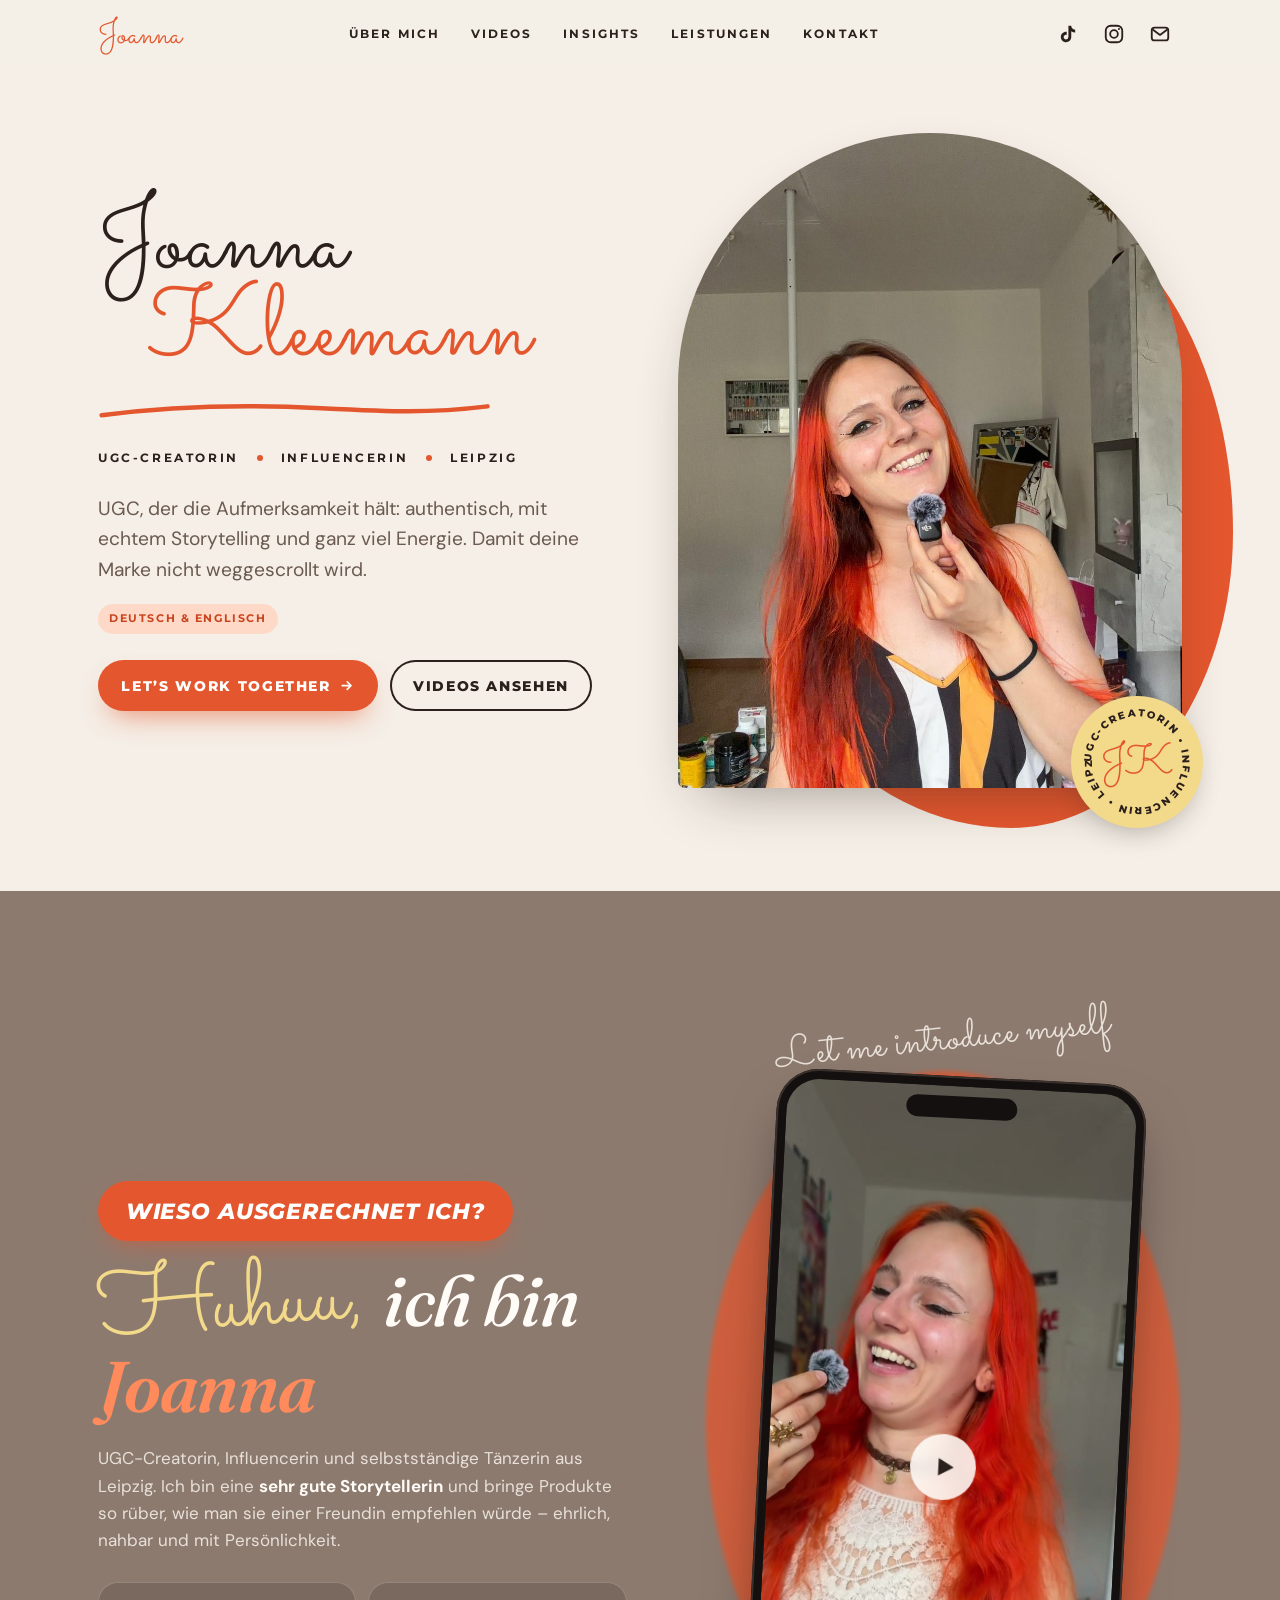
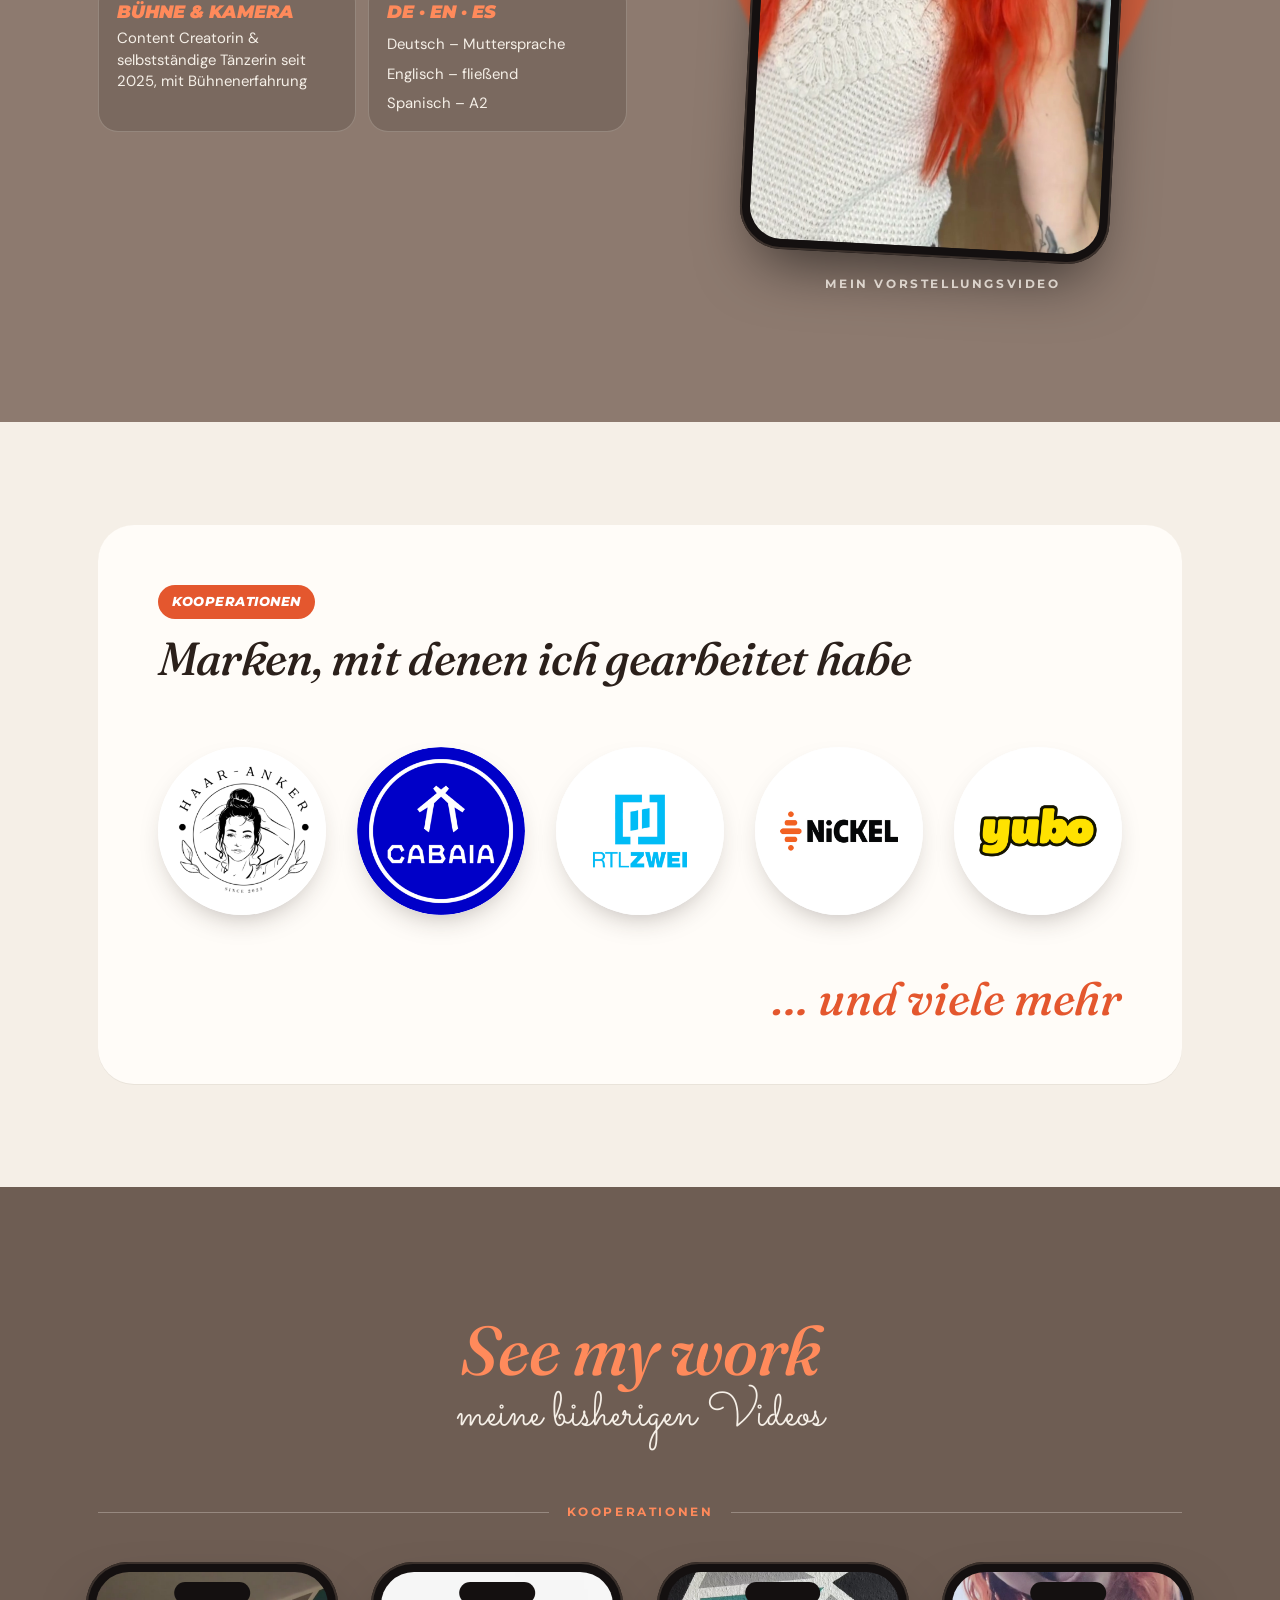
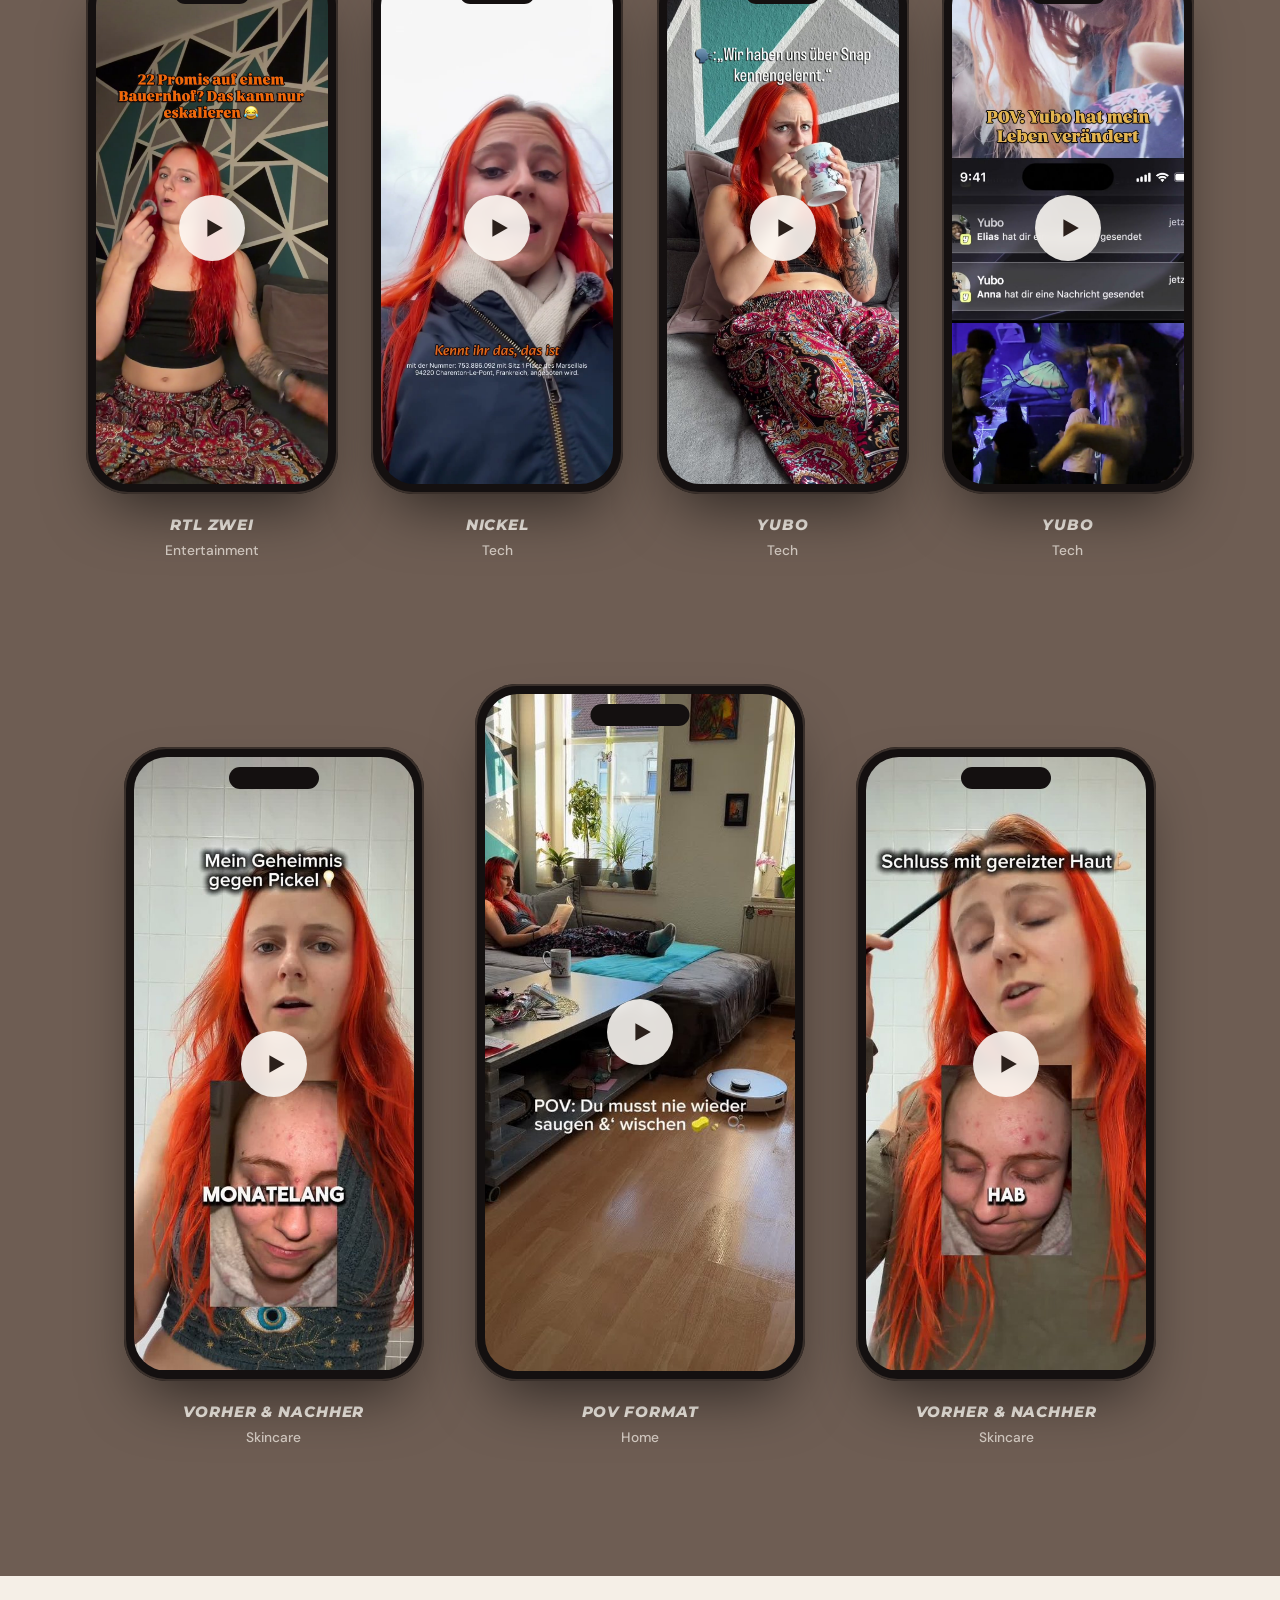
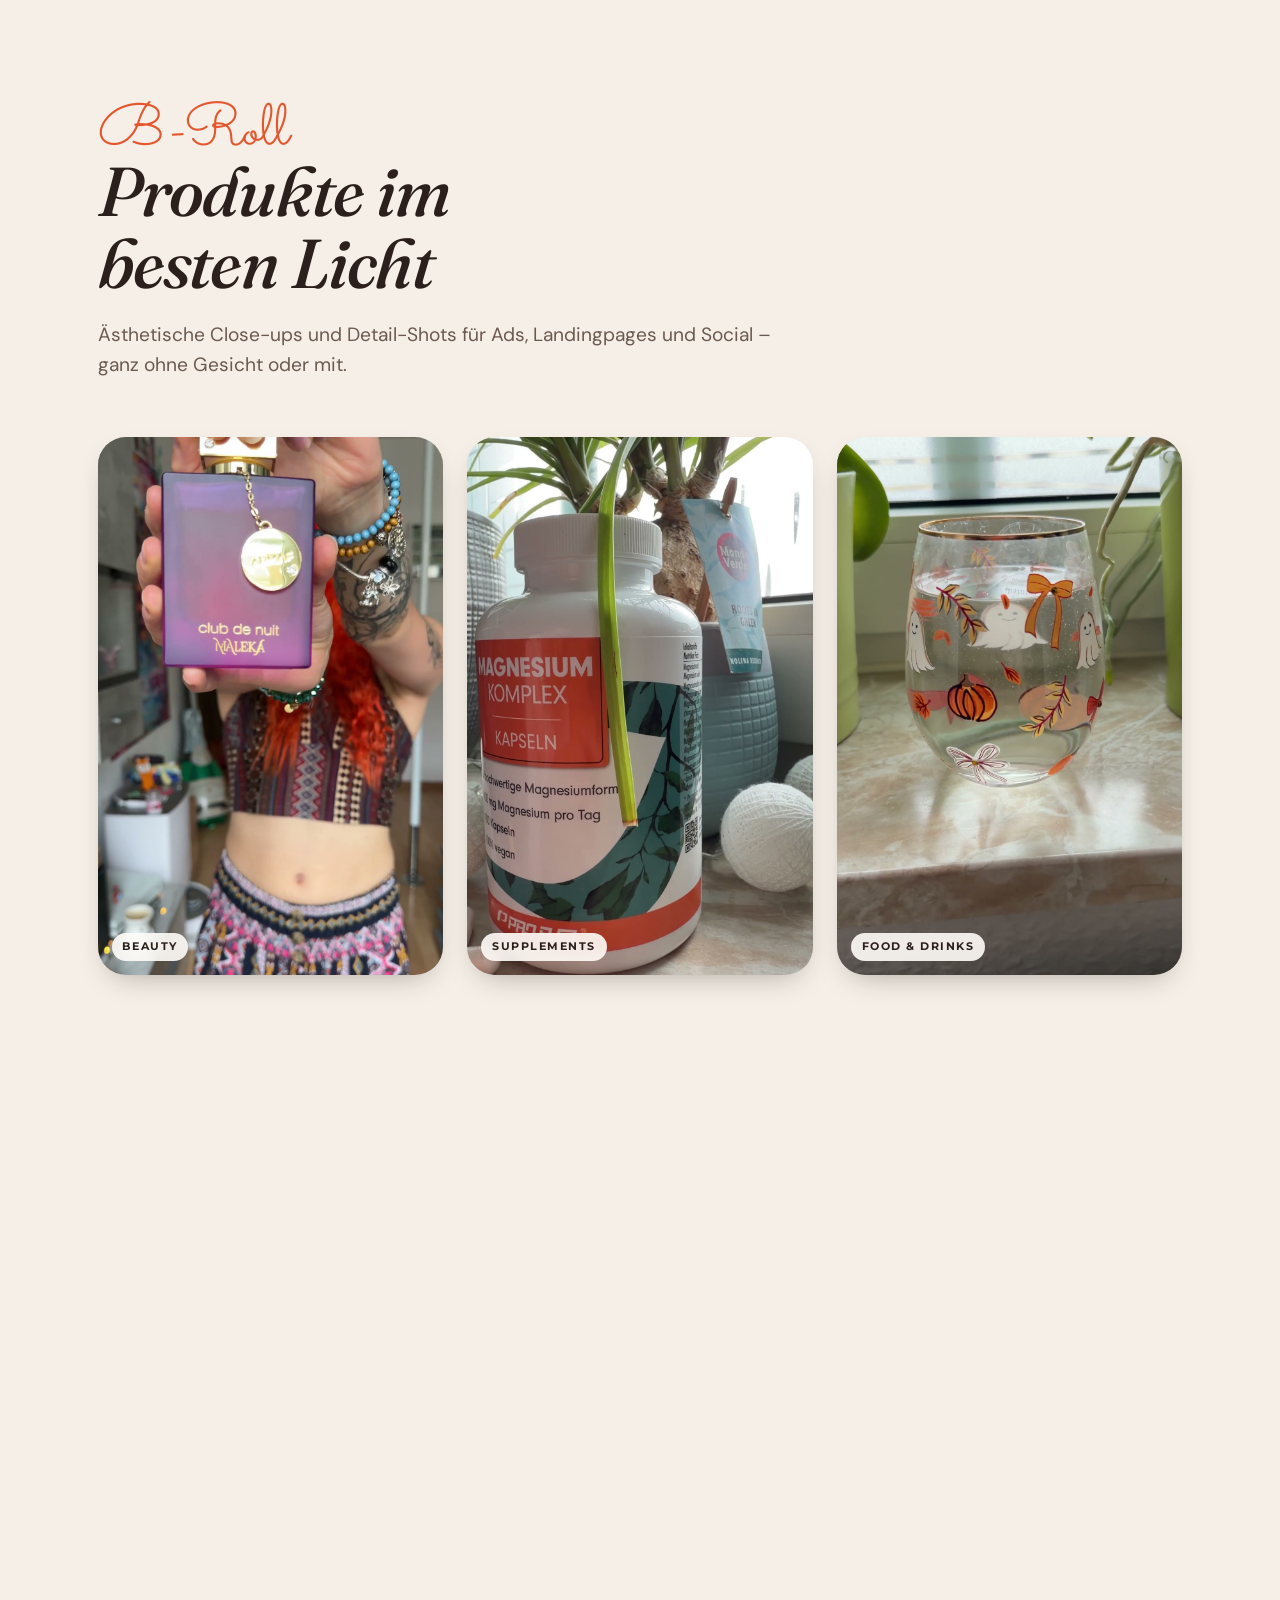
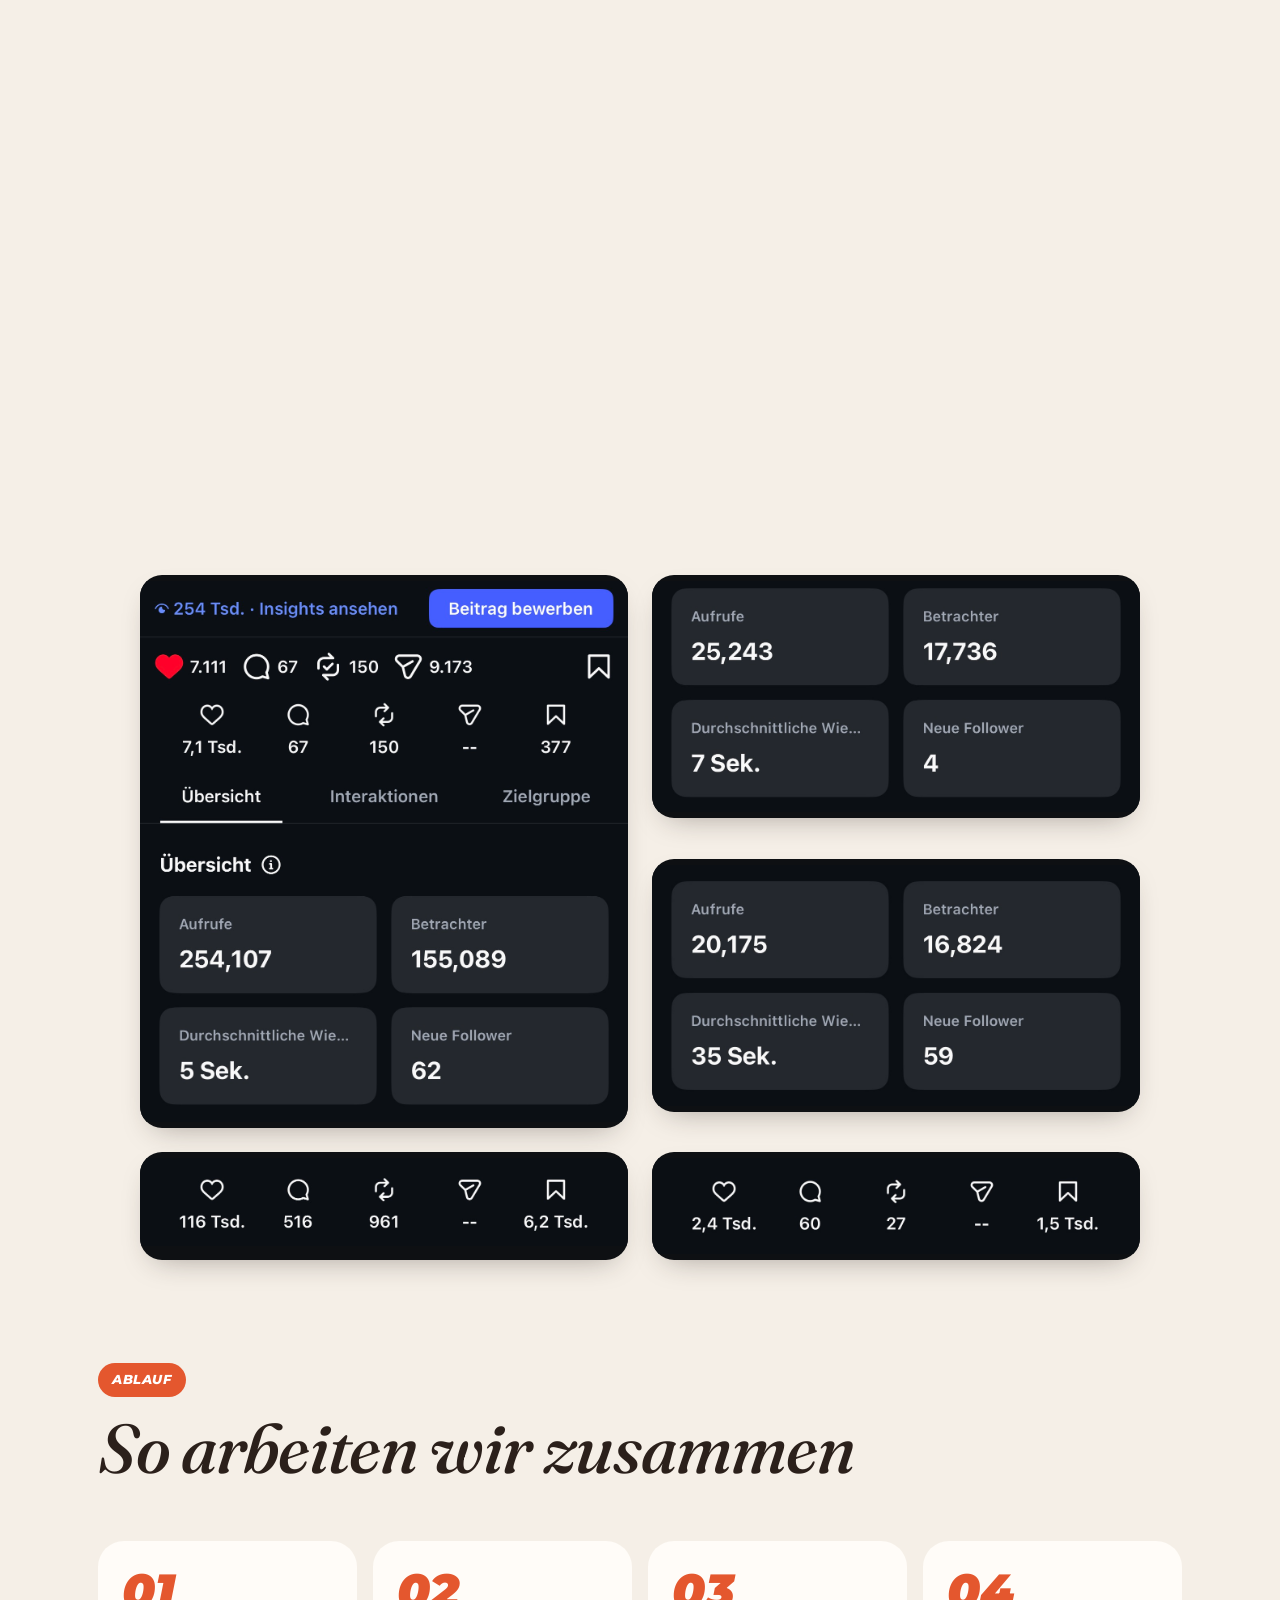
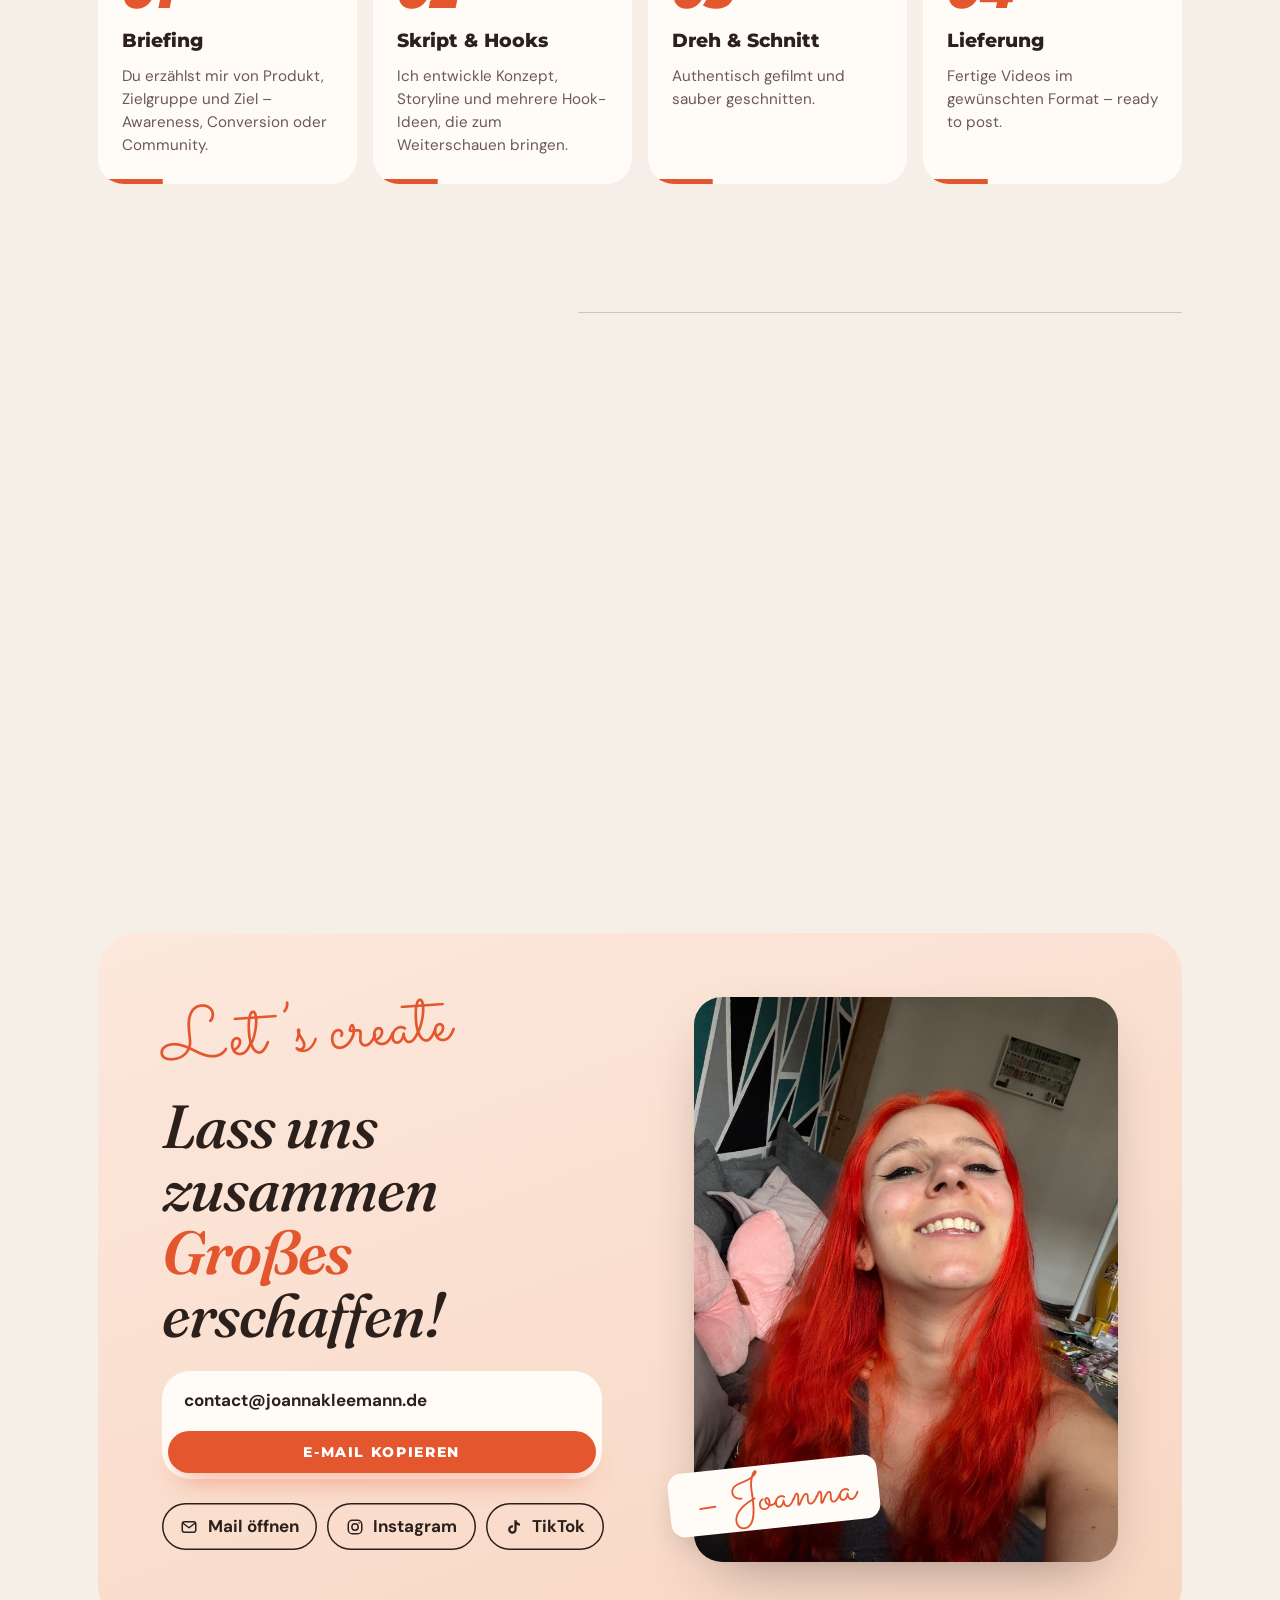
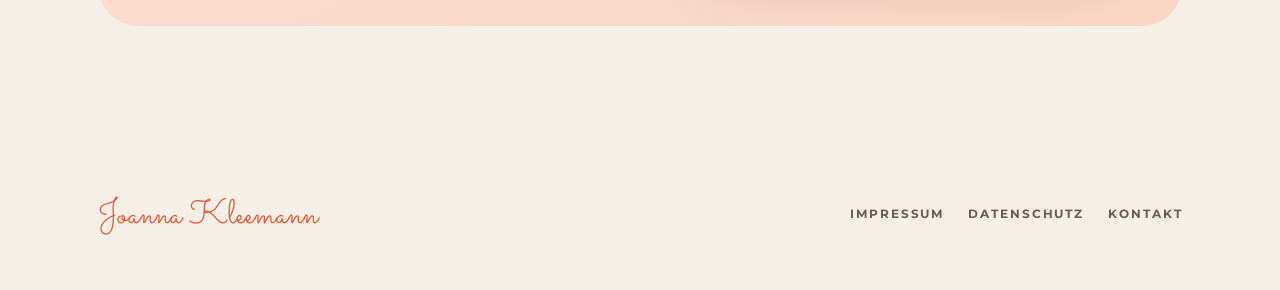
<file: index.html>
<!doctype html>
<html lang="de"><head><meta charset="utf-8"><meta name="viewport" content="width=device-width,initial-scale=1,viewport-fit=cover">
<meta name="robots" content="index, follow">
<meta name="description" content="Joanna Kleemann – UGC-Creatorin & Influencerin aus Leipzig. Authentischer Content mit echtem Storytelling für Marken: Kooperationen, UGC-Videos, B-Roll und Insights.">
<meta name="theme-color" content="#E4572E">
<title>Joanna Kleemann · UGC-Creatorin &amp; Influencerin aus Leipzig</title>
<link rel="canonical" href="https://joannakleemann.de/">
<link rel="icon" href="/favicon.ico" sizes="48x48">
<link rel="icon" type="image/png" sizes="48x48" href="/img/icon-48.png">
<link rel="icon" type="image/png" sizes="96x96" href="/img/icon-96.png">
<link rel="icon" type="image/png" sizes="144x144" href="/img/icon-144.png">
<link rel="icon" type="image/png" sizes="192x192" href="/img/icon-192.png">
<link rel="apple-touch-icon" href="/img/apple-touch-icon.png">
<meta property="og:type" content="website">
<meta property="og:locale" content="de_DE">
<meta property="og:site_name" content="Joanna Kleemann">
<meta property="og:title" content="Joanna Kleemann · UGC-Creatorin & Influencerin">
<meta property="og:description" content="Authentischer UGC mit echtem Storytelling – aus Leipzig, auf Deutsch & Englisch.">
<meta property="og:url" content="https://joannakleemann.de/">
<meta property="og:image" content="https://joannakleemann.de/img/og-image.jpg">
<meta property="og:image:width" content="1200">
<meta property="og:image:height" content="630">
<meta name="twitter:card" content="summary_large_image">
<link rel="stylesheet" href="fonts/fonts.css">
<link rel="preload" as="image" href="img/hero.jpg" fetchpriority="high">
<script type="application/ld+json">
{
 "@context": "https://schema.org",
 "@graph": [
  {
   "@type": "Person",
   "@id": "https://joannakleemann.de/#person",
   "name": "Joanna Kleemann",
   "url": "https://joannakleemann.de/",
   "image": "https://joannakleemann.de/img/hero.jpg",
   "jobTitle": "UGC-Creatorin und Influencerin",
   "description": "UGC-Creatorin und Influencerin aus Leipzig – authentischer Content mit echtem Storytelling für Marken.",
   "email": "mailto:contact@joannakleemann.de",
   "address": {
    "@type": "PostalAddress",
    "addressLocality": "Leipzig",
    "addressCountry": "DE"
   },
   "knowsLanguage": [
    "de",
    "en",
    "es"
   ],
   "knowsAbout": [
    "User Generated Content",
    "UGC-Videos",
    "Social Media Content",
    "Storytelling",
    "Instagram Reels",
    "TikTok",
    "Produktvideos",
    "B-Roll"
   ],
   "sameAs": [
    "https://www.instagram.com/joanna_kleemann",
    "https://www.tiktok.com/@joanna_kleemann"
   ]
  },
  {
   "@type": "WebSite",
   "@id": "https://joannakleemann.de/#website",
   "url": "https://joannakleemann.de/",
   "name": "Joanna Kleemann",
   "inLanguage": "de-DE",
   "publisher": {
    "@id": "https://joannakleemann.de/#person"
   }
  },
  {
   "@type": "ProfilePage",
   "@id": "https://joannakleemann.de/#profile",
   "url": "https://joannakleemann.de/",
   "name": "Joanna Kleemann · UGC-Creatorin & Influencerin aus Leipzig",
   "inLanguage": "de-DE",
   "isPartOf": {
    "@id": "https://joannakleemann.de/#website"
   },
   "mainEntity": {
    "@id": "https://joannakleemann.de/#person"
   }
  }
 ]
}
</script>
<style>
/* Editorial-warm: Creme, Taupe, Salbei und Butter wie ein Moodboard –
   Joannas Haarfarbe (Flamme) ist der einzige laute Akzent. */
:root{
  --cream:#F5EFE7;
  --sand:#EAE0D4;
  --paper:#FFFCF8;
  --taupe:#8D7A6F;
  --taupe-d:#6E5D53;
  --espresso:#2B201B;
  --ink:#2B201B;
  --ink-soft:#6B5A50;
  --sage:#AEBBA0;
  --sage-d:#8E9C80;
  --butter:#F3D98A;
  --flame:#E4572E;
  --flame-d:#C9441E;
  --flame-l:#FF8A5B;
  --peach:#FFD9C7;

  --f-script:"Sacramento","Segoe Script","Brush Script MT",cursive;
  --f-head:"Montserrat",system-ui,"Segoe UI",sans-serif;
  --f-serif:"Fraunces",Georgia,"Times New Roman",serif;
  --f-body:"DM Sans",system-ui,-apple-system,"Segoe UI",sans-serif;

  --r-lg:28px;
  --shadow:0 24px 60px -24px rgba(43,32,27,.45);
  --shadow-sm:0 12px 30px -14px rgba(43,32,27,.4);
  --gutter:max(16px,4.5vw);
  color-scheme:light;
}
*{box-sizing:border-box}
html{scroll-behavior:smooth;overflow-x:clip}
body{margin:0;background:var(--cream);color:var(--ink);font-family:var(--f-body);font-size:17px;line-height:1.6;overflow-x:clip;-webkit-font-smoothing:antialiased}
img,video{display:block;max-width:100%}
img{height:auto}
h1,h2,h3,p,figure{margin:0}
ul{margin:0;padding:0;list-style:none}
a{color:inherit}
:focus-visible{outline:3px solid var(--flame);outline-offset:3px;border-radius:6px}
.wrap{max-width:1200px;margin-inline:auto;padding-inline:var(--gutter)}
section{padding-block:clamp(72px,10vw,128px)}

/* ---------- Typo-Bausteine ---------- */
.head{
  font-family:var(--f-serif);font-weight:500;font-style:italic;
  font-size:clamp(2.4rem,5.4vw,4.4rem);line-height:1.04;letter-spacing:-.015em;text-wrap:balance;
}
.head span{font-weight:600}
.head-xl{font-size:clamp(3.4rem,8vw,6rem);line-height:.95}
.script{font-family:var(--f-script);font-weight:400;line-height:1;text-transform:none;letter-spacing:0}
.label{
  font-family:var(--f-head);font-weight:700;font-size:.74rem;letter-spacing:.22em;text-transform:uppercase;
}
.tag{
  display:inline-flex;align-items:center;gap:.5em;background:var(--flame);color:#fff;
  font-family:var(--f-head);font-weight:800;font-style:italic;font-size:.82rem;letter-spacing:.04em;text-transform:uppercase;
  padding:.5em 1.1em;border-radius:999px;width:fit-content;max-width:100%;
}
.lead{font-size:clamp(1.05rem,1.5vw,1.2rem);color:var(--ink-soft);max-width:52ch}

.btn{
  display:inline-flex;align-items:center;justify-content:center;gap:.6em;
  font-family:var(--f-head);font-weight:800;font-size:.86rem;letter-spacing:.12em;text-transform:uppercase;
  padding:1.05em 1.7em;border-radius:999px;text-decoration:none;cursor:pointer;border:0;
  transition:transform .25s ease,background .25s ease,color .25s ease,box-shadow .25s ease;
}
.btn svg{width:1.1em;height:1.1em}
.btn-fill{background:var(--flame);color:#fff;box-shadow:0 14px 28px -12px rgba(228,87,46,.7)}
.btn-fill:hover{background:var(--flame-d);transform:translateY(-2px)}
.btn-line{background:transparent;color:var(--ink);box-shadow:inset 0 0 0 2px currentColor}
.btn-line:hover{background:var(--espresso);color:var(--cream);box-shadow:inset 0 0 0 2px var(--espresso)}

.ico-link{
  width:44px;height:44px;border-radius:50%;display:grid;place-items:center;
  color:var(--ink);text-decoration:none;transition:background .25s,color .25s,transform .25s;
}
.ico-link:hover{background:var(--espresso);color:var(--cream);transform:translateY(-2px)}
.ico-link svg{width:22px;height:22px}

/* ---------- Nav ---------- */
.nav{
  position:sticky;top:0;z-index:30;
  background:color-mix(in srgb,var(--cream) 82%,transparent);
  backdrop-filter:blur(14px);-webkit-backdrop-filter:blur(14px);
  border-bottom:1px solid transparent;transition:border-color .3s;
}
.nav.scrolled{border-bottom-color:rgba(43,32,27,.1)}
.nav-in{display:flex;align-items:center;justify-content:space-between;gap:16px;height:68px}
.brand{font-family:var(--f-script);font-size:2.1rem;color:var(--flame);text-decoration:none;line-height:1;padding-top:6px}
.nav-links{display:flex;gap:clamp(18px,2.4vw,34px)}
.nav-links a{font-family:var(--f-head);font-weight:700;font-size:.74rem;letter-spacing:.18em;text-transform:uppercase;text-decoration:none;position:relative;padding-block:6px}
.nav-links a::after{content:"";position:absolute;left:0;right:100%;bottom:0;height:2px;background:var(--flame);transition:right .3s ease}
.nav-links a:hover::after{right:0}
.nav-social{display:flex;gap:2px}

/* ---------- Hero ---------- */
.hero{padding-block:clamp(28px,5vw,64px) clamp(64px,8vw,104px)}
.hero-grid{display:grid;grid-template-columns:1fr 1fr;gap:clamp(36px,6vw,88px);align-items:center}
.hero-copy{display:flex;flex-direction:column;gap:26px;min-width:0}
.hello{font-family:var(--f-head);font-weight:900;font-style:italic;text-transform:uppercase;color:var(--taupe);font-size:clamp(1.3rem,2.6vw,2rem);letter-spacing:.02em}
.hero-copy{container-type:inline-size}
.name{position:relative;font-size:clamp(4rem,8vw,7.4rem);font-size:clamp(3.6rem,20cqi,7.6rem);line-height:.86;color:var(--espresso);margin-top:-6px}
.name span{display:block}
.name span:last-child{padding-left:.5em;color:var(--flame)}
.swash{display:block;width:min(78%,440px);height:auto;color:var(--flame);margin-top:-2px}
.role{display:flex;flex-wrap:wrap;gap:10px 18px;align-items:center}
.role .label{color:var(--ink)}
.role i{width:6px;height:6px;border-radius:50%;background:var(--flame)}
.cta-row{display:flex;flex-wrap:wrap;gap:12px}

.stats{display:grid;grid-template-columns:repeat(4,minmax(0,1fr));gap:0;border-top:1px solid rgba(43,32,27,.18);padding-top:22px;margin-top:6px}
.stats li{padding-right:12px;min-width:0}
.stats li + li{padding-left:16px;border-left:1px solid rgba(43,32,27,.18)}
.stats b{display:block;font-family:var(--f-head);font-weight:900;font-style:italic;font-size:clamp(1.25rem,2vw,1.6rem);line-height:1.1;font-variant-numeric:tabular-nums;white-space:nowrap}
.stats small{display:block;font-size:.8rem;line-height:1.35;color:var(--ink-soft);margin-top:4px}
.stats a{text-decoration:none}
.stats a:hover b{color:var(--flame)}

.hero-visual{position:relative;justify-self:center;width:min(100%,560px)}
.blob{position:absolute;inset:8% -10% -6% 10%;background:var(--flame);border-radius:52% 48% 44% 56%/ 46% 54% 46% 54%;animation:morph 14s ease-in-out infinite}
@keyframes morph{50%{border-radius:42% 58% 56% 44%/56% 42% 58% 44%}}
.portrait{position:relative;aspect-ratio:4/5.2;border-radius:999px 999px var(--r-lg) var(--r-lg);overflow:hidden;box-shadow:var(--shadow)}
.portrait img{width:100%;height:100%;object-fit:cover;object-position:50% 30%}
.float{
  position:absolute;z-index:2;background:var(--paper);border-radius:18px;box-shadow:var(--shadow-sm);
  padding:12px 16px;display:flex;align-items:center;gap:12px;animation:bob 6s ease-in-out infinite;
}
.float b{display:block;font-family:var(--f-head);font-weight:900;font-style:italic;font-size:1.3rem;line-height:1}
.float small{display:block;font-size:.72rem;letter-spacing:.12em;text-transform:uppercase;color:var(--ink-soft);font-weight:700;margin-top:3px}
.float .dot{width:38px;height:38px;border-radius:50%;display:grid;place-items:center;flex:none}
.float .dot svg{width:20px;height:20px}
.float.f1{left:-12%;top:46%}
.float.f1 .dot{background:linear-gradient(45deg,#F9A13A,#E4405F 45%,#B23AA8 75%,#6A4BD1);color:#fff}
.float.f2{right:-9%;top:12%;animation-delay:-3s}
.float.f2 .dot{background:var(--espresso);color:#fff}
.float b{color:var(--flame)}
@keyframes bob{50%{transform:translateY(-10px)}}
.ring{position:absolute;z-index:2;right:-4%;bottom:-6%;width:132px;height:132px;border-radius:50%;background:var(--butter);display:grid;place-items:center;box-shadow:var(--shadow-sm)}
.ring svg{position:absolute;inset:8px;width:calc(100% - 16px);height:calc(100% - 16px);animation:spin 18s linear infinite}
.ring text{font-family:var(--f-head);font-weight:800;font-size:10.5px;letter-spacing:.2em;fill:var(--espresso)}
.ring .core{font-family:var(--f-script);font-size:2.6rem;line-height:1;color:var(--flame);padding-top:6px}
@keyframes spin{to{transform:rotate(360deg)}}


/* ---------- Über mich ---------- */
.about{background:var(--taupe);color:var(--cream);position:relative;overflow:hidden}
.about-grid{display:grid;grid-template-columns:1.05fr .95fr;gap:clamp(40px,6vw,96px);align-items:center}
.about-copy{display:flex;flex-direction:column;gap:22px;min-width:0}
.about .head span{color:var(--flame-l)}
.hello-head{font-family:var(--f-serif);font-weight:500;font-style:italic;font-size:clamp(2.6rem,5.6vw,4.6rem);line-height:1.02;letter-spacing:-.01em;color:var(--paper)}
.hello-head .hh{font-family:var(--f-script);font-style:normal;font-weight:400;font-size:1.35em;color:var(--butter);display:inline-block;transform:rotate(-4deg);margin-right:.08em;line-height:.9}
.hello-head .jo{color:var(--flame-l);font-weight:600}
.tag-xl{font-size:clamp(1.05rem,1.8vw,1.35rem);padding:.6em 1.3em;box-shadow:0 10px 24px -10px rgba(228,87,46,.7)}
.about p{color:color-mix(in srgb,var(--cream) 88%,transparent);max-width:54ch}
.about strong{color:var(--paper)}
.facts{display:grid;grid-template-columns:repeat(2,minmax(0,1fr));gap:12px;margin-top:6px}
.fact{background:color-mix(in srgb,var(--espresso) 18%,transparent);border:1px solid color-mix(in srgb,var(--cream) 22%,transparent);border-radius:20px;padding:18px 18px 16px;transition:background .3s,transform .3s}
.fact:hover{background:color-mix(in srgb,var(--espresso) 30%,transparent);transform:translateY(-3px)}
.fact b{display:block;font-family:var(--f-head);font-weight:900;font-style:italic;text-transform:uppercase;font-size:1.15rem;color:var(--flame-l);line-height:1.15}
.fact span{display:block;font-size:.93rem;line-height:1.45;margin-top:6px;color:var(--cream)}
.intro-phone{position:relative;justify-self:center;width:min(100%,370px);display:flex;flex-direction:column;align-items:center;gap:18px}
.intro-phone .phone{transform:rotate(3deg)}
.intro-phone .phone:hover,.intro-phone .phone.playing{transform:rotate(0) translateY(-8px)}
.intro-phone::before{content:"";position:absolute;inset:6% -14% 14% -14%;border-radius:50%;background:var(--flame);opacity:.75;filter:blur(2px)}
.intro-phone > *{position:relative}
.intro{font-size:clamp(2.2rem,3.4vw,2.9rem);color:var(--flame-l);transform:rotate(-6deg);white-space:nowrap;margin-bottom:-4px}
.intro-phone figcaption{color:color-mix(in srgb,var(--cream) 80%,transparent)}

.langs{display:flex;flex-wrap:wrap;gap:8px;margin-top:-8px}
.langs span{font-family:var(--f-head);font-weight:700;font-size:.7rem;letter-spacing:.14em;text-transform:uppercase;background:var(--peach);color:var(--flame-d);padding:.55em 1em;border-radius:999px}

/* ---------- Marken ---------- */
.brands{padding-block:clamp(64px,8vw,104px)}
.brands-box{display:grid;grid-template-columns:1fr;gap:clamp(28px,5vw,64px);align-items:center;background:var(--paper);border-radius:36px;padding:clamp(28px,5vw,60px);box-shadow:0 1px 0 rgba(43,32,27,.06)}
.brands-copy{display:flex;flex-direction:column;gap:16px;align-items:flex-start;min-width:0}
.brands .head{font-size:clamp(1.8rem,3.8vw,2.9rem)}
.logos{display:grid;grid-template-columns:repeat(5,minmax(0,1fr));gap:clamp(14px,2.4vw,32px)}
.logo{display:flex;flex-direction:column;align-items:center;gap:12px}
.logo .circ{background:#fff;width:min(100%,170px);aspect-ratio:1;border-radius:50%;overflow:hidden;box-shadow:var(--shadow-sm);transition:transform .35s cubic-bezier(.3,1.5,.5,1)}
.logo:hover .circ{transform:scale(1.06) rotate(-4deg)}
.more-text{font-family:var(--f-serif);font-style:italic;font-weight:500;font-size:clamp(1.8rem,3.8vw,2.9rem);line-height:1.1;color:var(--flame);justify-self:end;margin-top:-6px}
.logo.more .circ{background:var(--flame);display:grid;place-items:center;text-align:center;box-shadow:none}
.logo.more span{font-family:var(--f-serif);font-style:italic;font-weight:600;font-size:clamp(1.05rem,1.8vw,1.45rem);line-height:1.1;color:#fff}
.langs-list{display:flex!important;flex-direction:column;gap:2px}
.logo .circ img{width:100%;height:100%;object-fit:cover}
.logo small{font-family:var(--f-head);font-weight:700;font-size:.68rem;letter-spacing:.16em;text-transform:uppercase;color:var(--ink-soft)}


/* ---------- Ablauf ---------- */
.process{padding-bottom:0;padding-top:clamp(40px,5vw,64px)}
.stats-sec{padding-bottom:clamp(24px,3vw,40px)}
.process-head{display:flex;flex-direction:column;gap:16px;margin-bottom:clamp(32px,5vw,56px)}
.steps{display:grid;grid-template-columns:repeat(4,minmax(0,1fr));gap:16px;margin:0;padding:0;list-style:none}
.step{position:relative;background:var(--paper);border-radius:26px;padding:26px 24px 28px;display:flex;flex-direction:column;gap:10px;overflow:hidden;transition:transform .3s,box-shadow .3s}
.step:hover{transform:translateY(-4px);box-shadow:var(--shadow-sm)}
.step::after{content:"";position:absolute;left:0;right:0;bottom:0;height:5px;background:var(--flame);transform:scaleX(.25);transform-origin:left;transition:transform .4s ease}
.step:hover::after{transform:scaleX(1)}
.step .no{font-family:var(--f-head);font-weight:900;font-style:italic;font-size:3rem;line-height:1;color:var(--flame)}
.step h3{font-family:var(--f-head);font-weight:800;font-size:1.2rem}
.step p{color:var(--ink-soft);font-size:.95rem;line-height:1.5}

/* ---------- Videos ---------- */
.work{background:var(--taupe-d);color:var(--cream);text-align:center;position:relative;overflow:hidden}
.work .head{color:var(--flame-l)}
.work .sub{font-family:var(--f-script);font-size:clamp(2.2rem,4vw,3rem);color:var(--cream);margin-top:4px}
.phones{display:flex;justify-content:center;align-items:flex-end;gap:clamp(18px,4vw,56px);margin-top:clamp(40px,6vw,64px)}
.vid{display:flex;flex-direction:column;align-items:center;gap:20px;width:clamp(220px,26vw,300px);flex:none}
.vid.mid{width:clamp(240px,29vw,330px)}
.phone{
  position:relative;width:100%;aspect-ratio:9/19;border-radius:42px;padding:10px;background:#141010;
  box-shadow:0 30px 60px -20px rgba(0,0,0,.6),inset 0 0 0 2px #3a302b;cursor:pointer;
  transition:transform .45s cubic-bezier(.3,1.4,.5,1);
}
.phone::before{content:"";position:absolute;z-index:3;top:20px;left:50%;transform:translateX(-50%);width:30%;height:22px;border-radius:999px;background:#141010}
.phone .screen{position:relative;height:100%;border-radius:33px;overflow:hidden;background:#000}
.phone video{width:100%;height:100%;object-fit:cover}
.vid:hover .phone,.phone.playing{transform:translateY(-10px)}
.play{
  position:absolute;z-index:4;left:50%;top:50%;transform:translate(-50%,-50%);width:66px;height:66px;border-radius:50%;
  border:0;padding:0;cursor:pointer;display:grid;place-items:center;
  background:rgba(255,252,248,.88);backdrop-filter:blur(6px);-webkit-backdrop-filter:blur(6px);
  transition:transform .25s,opacity .3s,background .25s;
}
.play:hover{transform:translate(-50%,-50%) scale(1.08);background:var(--butter)}
.play svg{width:22px;height:22px}
.play .i-play{margin-left:4px}
.play .i-pause,.phone.playing .play .i-play{display:none}
.phone.playing .play .i-pause{display:block}
.phone.playing .play{opacity:0}
.phone.playing:hover .play{opacity:1}
.vid figcaption{font-family:var(--f-head);font-weight:800;font-style:italic;text-transform:uppercase;letter-spacing:.06em;font-size:.92rem}
.vid figcaption small{display:block;font-family:var(--f-body);font-style:normal;font-weight:500;text-transform:none;letter-spacing:0;font-size:.86rem;color:color-mix(in srgb,var(--cream) 75%,transparent);margin-top:2px}
.sound{margin-top:clamp(32px,5vw,48px);color:color-mix(in srgb,var(--cream) 75%,transparent)}
.group{display:flex;align-items:center;gap:18px;margin-top:clamp(40px,6vw,64px);color:var(--flame-l)}
.group::before,.group::after{content:"";flex:1;height:1px;background:color-mix(in srgb,var(--cream) 30%,transparent)}
.group + .phones{margin-top:clamp(24px,4vw,40px)}
.phones.four{gap:clamp(16px,2.6vw,36px)}
.phones.four .vid{width:clamp(200px,22vw,252px)}

/* ---------- B-Roll ---------- */
.broll-head{display:flex;flex-wrap:wrap;align-items:flex-end;justify-content:space-between;gap:20px 40px;margin-bottom:clamp(32px,5vw,56px)}
.broll-head .script{font-size:clamp(2.6rem,5vw,3.6rem);color:var(--flame);display:block;margin-bottom:-6px}
.broll-head .head{max-width:14ch}
.clips{display:grid;grid-template-columns:repeat(3,minmax(0,1fr));gap:clamp(14px,2vw,24px)}
.clip{position:relative;aspect-ratio:9/14;border-radius:28px;overflow:hidden;background:var(--sand);box-shadow:var(--shadow-sm)}
.clip:nth-child(2){transform:translateY(clamp(16px,3vw,40px))}
.clip video{width:100%;height:100%;object-fit:cover}
.clip figcaption{position:absolute;left:14px;bottom:14px;background:color-mix(in srgb,var(--paper) 90%,transparent);backdrop-filter:blur(6px);-webkit-backdrop-filter:blur(6px);border-radius:999px;padding:.45em 1em;font-family:var(--f-head);font-weight:700;font-size:.68rem;letter-spacing:.14em;text-transform:uppercase}
.broll{padding-bottom:clamp(96px,12vw,150px)}

/* ---------- Analytics ---------- */
.stats-sec .top{display:flex;flex-wrap:wrap;align-items:flex-end;justify-content:space-between;gap:20px 40px;margin-bottom:clamp(32px,5vw,56px)}
.stats-sec .top .script{font-size:clamp(2.6rem,5vw,3.6rem);color:var(--flame);display:block;margin-bottom:-6px}
.kpis{display:grid;grid-template-columns:repeat(4,minmax(0,1fr));gap:14px;margin-bottom:clamp(36px,5vw,56px)}
.kpi{background:var(--paper);border-radius:24px;padding:24px 22px;text-decoration:none;display:flex;flex-direction:column;gap:6px;transition:transform .3s,box-shadow .3s;min-width:0}
.kpi:hover{transform:translateY(-4px);box-shadow:var(--shadow-sm)}
.kpi b{font-family:var(--f-head);font-weight:900;font-style:italic;font-size:clamp(2rem,4vw,3.1rem);line-height:1;font-variant-numeric:tabular-nums;white-space:nowrap}
.kpi small{font-family:var(--f-head);font-weight:700;font-size:.68rem;letter-spacing:.16em;text-transform:uppercase;color:var(--ink-soft)}
.kpi:nth-child(1){background:var(--espresso);color:var(--cream)}
.kpi:nth-child(1) small{color:var(--butter)}
.kpi:nth-child(2){background:var(--flame);color:#fff}
.kpi:nth-child(2) small{color:#FFE6DC}
.kpi:nth-child(3){background:var(--peach)}
.kpi .arrow{margin-left:auto;font-style:normal}

.shots{display:grid;grid-template-columns:repeat(3,minmax(0,1fr));gap:clamp(16px,2.4vw,28px);align-items:start;max-width:1000px;margin-inline:auto}
.shot{border-radius:22px;overflow:hidden;box-shadow:var(--shadow-sm);background:var(--sand);aspect-ratio:3/4;transition:transform .4s cubic-bezier(.3,1.4,.5,1)}
.shot img{width:100%;height:100%;object-fit:cover;object-position:center bottom}
.shot:nth-child(3n+2){transform:translateY(36px)}
.shot:hover{transform:translateY(-6px) scale(1.03)}

.ins-label{display:flex;align-items:center;gap:18px;margin:clamp(56px,7vw,88px) 0 clamp(20px,3vw,32px);font-family:var(--f-serif);font-style:italic;font-weight:500;font-size:clamp(1.6rem,3vw,2.3rem)}
.ins-label::after{content:"";flex:1;height:1px;background:rgba(43,32,27,.18)}
.ins-cards{display:grid;grid-template-columns:repeat(2,minmax(0,1fr));gap:clamp(14px,2vw,24px);align-items:start;max-width:1000px;margin-inline:auto}
.ins-cards .ins-card:first-child{grid-row:1/3}
.ins-eng{display:grid;grid-template-columns:repeat(2,minmax(0,1fr));gap:clamp(14px,2vw,24px);margin:clamp(14px,2vw,24px) auto 0;max-width:1000px}
.ins-card{background:#0E1013;border-radius:22px;overflow:hidden;box-shadow:var(--shadow-sm);padding:6px 0}
.ins-card img{width:100%;height:auto}

/* ---------- Specials ---------- */
.special{background:linear-gradient(160deg,#FBE3D5 0%,#F7D3BF 100%);position:relative;overflow:hidden}
.special-grid{display:grid;grid-template-columns:1.1fr .9fr;gap:clamp(40px,6vw,96px);align-items:center}
.collage{display:grid;grid-template-columns:1.75fr 1fr;grid-template-rows:repeat(3,minmax(0,1fr));gap:12px;min-width:0}
.collage .c{border-radius:22px;overflow:hidden;box-shadow:var(--shadow-sm);background:var(--sand)}
.special .tag{background:var(--espresso);color:var(--butter)}
.collage .c img{width:100%;height:100%;object-fit:cover;transition:transform .7s ease}
.collage .c:hover img{transform:scale(1.06)}
.collage .c-main{grid-row:1/4;aspect-ratio:3/4;border-radius:140px 140px 22px 22px}
.collage .c{position:relative}
.collage .c-s{min-height:0}
.collage .c img{position:absolute;inset:0}
.special-copy{display:flex;flex-direction:column;gap:22px;min-width:0}
.special-copy .script{font-size:clamp(3.4rem,7vw,5.4rem);color:var(--flame);line-height:.9;transform:rotate(-3deg);transform-origin:left}
.special-copy .big{font-family:var(--f-head);font-weight:800;font-size:clamp(1.3rem,2.3vw,1.75rem);line-height:1.3;color:var(--espresso)}
.special-copy .big em{font-style:italic;color:var(--paper);background:var(--espresso);padding:0 .3em;border-radius:6px;-webkit-box-decoration-break:clone;box-decoration-break:clone}
.checks{display:flex;flex-direction:column;gap:10px}
.checks li{display:flex;align-items:center;gap:14px;background:var(--paper);border-radius:16px;padding:14px 18px;font-weight:700}
.checks svg{width:26px;height:26px;flex:none}

/* ---------- Leistungen ---------- */
.services-grid{display:grid;grid-template-columns:.8fr 1.2fr;gap:clamp(36px,6vw,96px);align-items:start}
.services-copy{display:flex;flex-direction:column;gap:18px;position:sticky;top:100px}
.services-copy .head{font-size:clamp(2rem,4.2vw,3.3rem)}
.list{border-top:1px solid rgba(43,32,27,.2)}
.list li{
  display:grid;grid-template-columns:56px 1fr auto;align-items:center;gap:16px;
  padding:22px 8px;border-bottom:1px solid rgba(43,32,27,.2);transition:background .3s,padding .3s;
}
.list li:hover{background:var(--peach);padding-inline:20px;border-radius:14px}
.list .no{font-family:var(--f-head);font-weight:800;font-style:italic;color:var(--flame);font-size:.95rem}
.list h3{font-family:var(--f-head);font-weight:800;font-size:clamp(1.05rem,2vw,1.35rem);line-height:1.25}
.list p{color:var(--ink-soft);font-size:.95rem;margin-top:2px}
.list .pill{font-family:var(--f-head);font-weight:700;font-size:.66rem;letter-spacing:.14em;text-transform:uppercase;background:var(--sand);padding:.5em .9em;border-radius:999px;white-space:nowrap}

/* ---------- Kontakt ---------- */
.contact{padding-top:0}
.contact-box{
  position:relative;background:linear-gradient(160deg,#FCE8DC 0%,#F8D6C3 100%);color:var(--espresso);border-radius:40px;
  padding:clamp(28px,5vw,64px);display:grid;grid-template-columns:1.05fr .95fr;gap:clamp(32px,5vw,72px);align-items:center;
}
.contact-copy{position:relative;display:flex;flex-direction:column;gap:24px;min-width:0}
.contact-copy .script{font-size:clamp(3rem,6vw,4.6rem);color:var(--flame);transform:rotate(-4deg);transform-origin:left;margin-bottom:-12px}
.contact .head{font-size:clamp(2rem,4.8vw,3.8rem)}
.contact .head span{color:var(--flame)}
.mailbox{display:flex;align-items:center;background:var(--paper);color:var(--ink);border-radius:999px;padding:6px;max-width:100%;width:fit-content;gap:6px}
.mailbox .mail{padding:0 14px 0 18px;font-weight:700;user-select:all;min-width:0;overflow-wrap:anywhere}
.mailbox .btn{padding:.95em 1.4em;white-space:nowrap}
.contact .mailbox{flex-wrap:wrap;border-radius:28px;width:auto;align-self:stretch;justify-content:space-between}
.contact .mailbox .mail{white-space:nowrap;overflow-wrap:normal;padding:10px 12px 10px 16px}
.contact .mailbox .btn{flex:1 1 100%;justify-content:center}
.contact .mailbox{max-width:440px}
.contact-links{display:flex;flex-wrap:wrap;gap:10px;align-items:center}
.chip{display:inline-flex;align-items:center;gap:.55em;border-radius:999px;padding:.6em 1.1em;text-decoration:none;font-weight:700;box-shadow:inset 0 0 0 1.5px var(--espresso);transition:background .25s,color .25s,box-shadow .25s}
.chip svg{width:18px;height:18px}
.chip:hover{background:var(--espresso);color:var(--cream)}
.chip small{font-weight:500;opacity:.7}
.express{display:inline-flex;align-self:flex-start;gap:.5em;align-items:center}
.contact-side{position:relative;min-width:0}
.contact-photo{width:100%;aspect-ratio:3/4;border-radius:28px;overflow:hidden;box-shadow:var(--shadow)}
.contact-photo img{width:100%;height:100%;object-fit:cover;object-position:50% 30%}
.sig{position:absolute;left:-6%;bottom:6%;font-family:var(--f-script);font-size:clamp(2.6rem,4vw,3.4rem);line-height:1;color:var(--flame);background:var(--paper);padding:.15em .45em .1em;border-radius:14px;transform:rotate(-6deg);box-shadow:var(--shadow-sm)}

footer{padding-block:40px 56px}
.foot{display:flex;flex-wrap:wrap;justify-content:space-between;align-items:center;gap:16px;color:var(--ink-soft)}
.foot .brand{color:var(--flame)}
.foot-links{display:flex;gap:24px}
.foot-links a{font-family:var(--f-head);font-weight:700;font-size:.74rem;letter-spacing:.16em;text-transform:uppercase;text-decoration:none}
.foot-links a:hover{color:var(--flame)}

/* Toast */
.toast{
  position:fixed;left:50%;bottom:calc(24px + env(safe-area-inset-bottom,0px));z-index:50;
  transform:translate(-50%,160%);transition:transform .4s cubic-bezier(.3,1.5,.5,1);visibility:hidden;
  background:var(--espresso);color:var(--cream);border-radius:999px;padding:.8em 1.4em;font-weight:700;box-shadow:var(--shadow-sm)
}
.toast.show{transform:translate(-50%,0);visibility:visible}

/* Einblenden beim Scrollen (nur wenn JS läuft) */
.js .rv{opacity:0;transform:translateY(28px);transition:opacity .8s ease,transform .8s cubic-bezier(.2,.8,.2,1)}
.js .rv.in{opacity:1;transform:none}
.js .rv.d1{transition-delay:.1s}.js .rv.d2{transition-delay:.2s}.js .rv.d3{transition-delay:.3s}

/* ---------- Responsive ---------- */
@media (max-width:980px){
  .nav-links{display:none}
  .hero-grid,.about-grid,.special-grid,.services-grid,.contact-box{grid-template-columns:1fr}
  .hero-visual{order:-1;width:min(92%,460px);margin-bottom:20px}
  .services-copy{position:static}
  .brands-box{grid-template-columns:1fr}
  .kpis{grid-template-columns:repeat(2,minmax(0,1fr))}
  .steps{grid-template-columns:repeat(2,minmax(0,1fr))}
  .ins-cards,.ins-eng{grid-template-columns:1fr}
  .ins-cards .ins-card:first-child{grid-row:auto}
  .more-text{justify-self:start}
  .shots{display:flex;overflow-x:auto;scroll-snap-type:x mandatory;padding:4px 4px 26px;margin-inline:calc(var(--gutter) * -1);padding-inline:var(--gutter);scrollbar-width:none}
  .shots::-webkit-scrollbar{display:none}
  .shot{flex:0 0 min(72vw,300px);scroll-snap-align:start}
  .shot:nth-child(3n+2){transform:none}
  .phones{justify-content:flex-start;overflow-x:auto;scroll-snap-type:x mandatory;margin-inline:calc(var(--gutter) * -1);padding:20px var(--gutter) 10px;scrollbar-width:none;align-items:flex-start}
  .phones::-webkit-scrollbar{display:none}
  .vid,.vid.mid,.phones.four .vid{width:min(68vw,260px);scroll-snap-align:center}
  .clips{display:flex;overflow-x:auto;scroll-snap-type:x mandatory;margin-inline:calc(var(--gutter) * -1);padding:4px var(--gutter) 20px;scrollbar-width:none}
  .clips::-webkit-scrollbar{display:none}
  .clip{flex:0 0 min(62vw,260px);scroll-snap-align:center}
  .clip:nth-child(2){transform:none}
  .intro{white-space:normal;text-align:center}
  .intro-phone{width:min(80%,290px)}
  .contact-side{order:-1}
  .contact-photo{width:100%;aspect-ratio:4/5}
  .sig{left:4%}
}
@media (max-width:600px){
  body{font-size:16px}
  .stats{grid-template-columns:repeat(2,minmax(0,1fr));row-gap:18px}
  .stats li:nth-child(3){padding-left:0;border-left:0}
  .float{padding:8px 12px 8px 8px;gap:9px;border-radius:14px}
  .float b{font-size:1.02rem}
  .float small{font-size:.6rem}
  .float .dot{width:30px;height:30px}
  .float .dot svg{width:16px;height:16px}
  .float.f1{left:-5%;top:auto;bottom:20%}
  .float.f2{right:-5%;top:6%}
  .ring{width:104px;height:104px;right:-2%}
  .ring text{font-size:8.6px}
  .ring .core{font-size:2rem}
  .facts{grid-template-columns:1fr}
  .logos{grid-template-columns:repeat(3,minmax(0,1fr));row-gap:22px}
  .logo small{font-size:.58rem;text-align:center}
  .steps{grid-template-columns:1fr}
  .cta-row .btn{flex:1 1 auto}
  .list li{grid-template-columns:40px 1fr}
  .list .pill{grid-column:2;justify-self:start}
  .mailbox{flex-direction:column;align-items:stretch;border-radius:24px;width:100%}
  .mailbox .mail{padding:10px 8px 4px;text-align:center}
  .collage .c-main{border-radius:100px 100px 18px 18px}
  .contact-box{border-radius:28px}
}
@media (prefers-reduced-motion:reduce){
  html{scroll-behavior:auto}
  .ring svg,.float,.blob{animation:none}
  .js .rv{opacity:1;transform:none;transition:none}
}
</style>
</head><body>
<script>document.documentElement.classList.add('js')</script>

<nav class="nav" aria-label="Hauptnavigation">
  <div class="wrap nav-in">
    <a class="brand" href="#top">Joanna</a>
    <div class="nav-links">
      <a href="#about">Über mich</a>
      <a href="#work">Videos</a>
      <a href="#analytics">Insights</a>
      <a href="#leistungen">Leistungen</a>
      <a href="#kontakt">Kontakt</a>
    </div>
    <div class="nav-social">
      <a class="ico-link" href="https://www.tiktok.com/@joanna_kleemann" target="_blank" rel="noopener" aria-label="TikTok"><svg viewBox="0 0 24 24" fill="currentColor" aria-hidden="true"><path d="M16.6 5.82A4.28 4.28 0 0 1 15.54 3h-3.09v12.4a2.59 2.59 0 0 1-2.59 2.5c-1.42 0-2.6-1.16-2.6-2.6 0-1.72 1.66-3.01 3.37-2.48V9.66c-3.45-.46-6.47 2.22-6.47 5.64 0 3.33 2.76 5.7 5.69 5.7 3.14 0 5.69-2.55 5.69-5.7V9.01a7.35 7.35 0 0 0 4.3 1.38V7.3s-1.88.09-3.24-1.48z"/></svg></a>
      <a class="ico-link" href="https://www.instagram.com/joanna_kleemann" target="_blank" rel="noopener" aria-label="Instagram"><svg viewBox="0 0 24 24" fill="none" stroke="currentColor" stroke-width="2" aria-hidden="true"><rect x="3" y="3" width="18" height="18" rx="5.5"/><circle cx="12" cy="12" r="4.2"/><circle cx="17.4" cy="6.6" r="1.1" fill="currentColor" stroke="none"/></svg></a>
      <a class="ico-link" href="mailto:contact@joannakleemann.de" aria-label="E-Mail schreiben"><svg viewBox="0 0 24 24" fill="none" stroke="currentColor" stroke-width="2" stroke-linejoin="round" aria-hidden="true"><rect x="3" y="5" width="18" height="14" rx="3"/><path d="M4 7l8 6 8-6"/></svg></a>
    </div>
  </div>
</nav>

<header class="hero" id="top">
  <div class="wrap hero-grid">
    <div class="hero-copy">
      <h1 class="name script rv d1"><span>Joanna</span><span>Kleemann</span></h1>
      <svg class="swash rv d2" viewBox="0 0 440 24" fill="none" aria-hidden="true"><path d="M4 16C80 6 170 4 250 8s120 6 186-2" stroke="currentColor" stroke-width="5" stroke-linecap="round"/></svg>
      <p class="role rv d2"><span class="label">UGC-Creatorin</span><i></i><span class="label">Influencerin</span><i></i><span class="label">Leipzig</span></p>
      <p class="lead rv d2">UGC, der die Aufmerksamkeit hält: authentisch, mit echtem Storytelling und ganz viel Energie. Damit deine Marke nicht weggescrollt wird.</p>
      <p class="langs rv d2"><span>Deutsch &amp; Englisch</span></p>
      <div class="cta-row rv d3">
        <a class="btn btn-fill" href="#kontakt">Let’s work together <svg viewBox="0 0 24 24" fill="none" stroke="currentColor" stroke-width="2.6" stroke-linecap="round" stroke-linejoin="round" aria-hidden="true"><path d="M5 12h14M13 6l6 6-6 6"/></svg></a>
        <a class="btn btn-line" href="#work">Videos ansehen</a>
      </div>
    </div>

    <div class="hero-visual rv d1">
      <div class="blob" aria-hidden="true"></div>
      <div class="portrait"><img width="1000" height="1334" src="img/hero.jpg" alt="Joanna Kleemann lächelt in die Kamera und hält ein Produkt" fetchpriority="high"></div>
      <div class="ring" aria-hidden="true">
        <svg viewBox="0 0 120 120"><defs><path id="circ" d="M60 60m-47 0a47 47 0 1 1 94 0a47 47 0 1 1-94 0"/></defs>
          <text><textPath href="#circ">UGC-CREATORIN • INFLUENCERIN • LEIPZIG • </textPath></text></svg>
        <span class="core">JK</span>
      </div>
    </div>
  </div>
</header>

<main>
  <section class="about" id="about">
    <div class="wrap about-grid">
      <div class="about-copy">
        <span class="tag tag-xl rv">Wieso ausgerechnet ich?</span>
        <h2 class="hello-head rv d1"><span class="hh">Huhuu,</span> ich bin <span class="jo">Joanna</span></h2>
        <p class="rv d1">UGC-Creatorin, Influencerin und selbstständige Tänzerin aus Leipzig. Ich bin eine <strong>sehr gute Storytellerin</strong> und bringe Produkte so rüber, wie man sie einer Freundin empfehlen würde – ehrlich, nahbar und mit Persönlichkeit.</p>
        <ul class="facts">
          <li class="fact rv d2"><b>Bühne &amp; Kamera</b><span>Content Creatorin &amp; selbstständige Tänzerin seit 2025, mit Bühnenerfahrung</span></li>
          <li class="fact rv d3"><b>DE · EN · ES</b><span class="langs-list"><span>Deutsch – Muttersprache</span><span>Englisch – fließend</span><span>Spanisch – A2</span></span></li>
        </ul>
      </div>
      <figure class="intro-phone rv d2">
        <p class="intro script" aria-hidden="true">Let me introduce myself</p>
        <div class="phone"><div class="screen"><video src="video/intro.mp4" poster="img/vid-intro.jpg" preload="none" playsinline aria-label="Vorstellungsvideo von Joanna"></video></div>
          <button class="play" type="button" aria-label="Video abspielen"><svg class="i-play" viewBox="0 0 20 20" aria-hidden="true"><path d="M4 2l14 8-14 8z" fill="#2B201B"/></svg><svg class="i-pause" viewBox="0 0 20 20" aria-hidden="true"><path d="M4 2h4v16H4zM12 2h4v16h-4z" fill="#2B201B"/></svg></button></div>
        <figcaption class="label">Mein Vorstellungsvideo</figcaption>
      </figure>
    </div>
  </section>

  <section class="brands" id="marken">
    <div class="wrap">
      <div class="brands-box rv">
        <div class="brands-copy">
          <span class="tag">Kooperationen</span>
          <h2 class="head">Marken, mit denen ich gearbeitet habe</h2>
        </div>
        <div class="logos">
          <div class="logo"><div class="circ"><img width="300" height="300" src="img/logo-haaranker.png" alt="Haar-Anker" loading="lazy"></div></div>
          <div class="logo"><div class="circ"><img width="300" height="300" src="img/logo-cabaia.png" alt="CABAIA" loading="lazy"></div></div>
          <div class="logo"><div class="circ"><img width="600" height="600" src="img/logo-rtl2.png" alt="RTL ZWEI" loading="lazy"></div></div>
          <div class="logo"><div class="circ"><img width="600" height="600" src="img/logo-nickel.png" alt="Nickel" loading="lazy"></div></div>
          <div class="logo"><div class="circ"><img width="600" height="600" src="img/logo-yubo.png" alt="Yubo" loading="lazy"></div></div>
        </div>
        <p class="more-text">… und viele mehr</p>
      </div>
    </div>
  </section>

  <section class="work" id="work">
    <div class="wrap">
      <h2 class="head rv">See my work</h2>
      <p class="sub script rv d1">meine bisherigen Videos</p>
      <h3 class="group label rv"><span>Kooperationen</span></h3>
      <div class="phones four">
        <figure class="vid rv">
          <div class="phone"><div class="screen"><video src="video/rtl2.mp4" poster="img/vid-rtl2.jpg" preload="none" playsinline loop aria-label="Kooperationsvideo für RTL ZWEI"></video></div>
            <button class="play" type="button" aria-label="Video abspielen"><svg class="i-play" viewBox="0 0 20 20" aria-hidden="true"><path d="M4 2l14 8-14 8z" fill="#2B201B"/></svg><svg class="i-pause" viewBox="0 0 20 20" aria-hidden="true"><path d="M4 2h4v16H4zM12 2h4v16h-4z" fill="#2B201B"/></svg></button></div>
          <figcaption>RTL ZWEI<small>Entertainment</small></figcaption>
        </figure>
        <figure class="vid rv d1">
          <div class="phone"><div class="screen"><video src="video/nickel.mp4" poster="img/vid-nickel.jpg" preload="none" playsinline loop aria-label="Kooperationsvideo für Nickel"></video></div>
            <button class="play" type="button" aria-label="Video abspielen"><svg class="i-play" viewBox="0 0 20 20" aria-hidden="true"><path d="M4 2l14 8-14 8z" fill="#2B201B"/></svg><svg class="i-pause" viewBox="0 0 20 20" aria-hidden="true"><path d="M4 2h4v16H4zM12 2h4v16h-4z" fill="#2B201B"/></svg></button></div>
          <figcaption>Nickel<small>Tech</small></figcaption>
        </figure>
        <figure class="vid rv d2">
          <div class="phone"><div class="screen"><video src="video/yubo.mp4" poster="img/vid-yubo.jpg" preload="none" playsinline loop aria-label="Kooperationsvideo für Yubo"></video></div>
            <button class="play" type="button" aria-label="Video abspielen"><svg class="i-play" viewBox="0 0 20 20" aria-hidden="true"><path d="M4 2l14 8-14 8z" fill="#2B201B"/></svg><svg class="i-pause" viewBox="0 0 20 20" aria-hidden="true"><path d="M4 2h4v16H4zM12 2h4v16h-4z" fill="#2B201B"/></svg></button></div>
          <figcaption>Yubo<small>Tech</small></figcaption>
        </figure>
        <figure class="vid rv d3">
          <div class="phone"><div class="screen"><video src="video/yubo2.mp4" poster="img/vid-yubo2.jpg" preload="none" playsinline loop aria-label="Zweites Kooperationsvideo für Yubo"></video></div>
            <button class="play" type="button" aria-label="Video abspielen"><svg class="i-play" viewBox="0 0 20 20" aria-hidden="true"><path d="M4 2l14 8-14 8z" fill="#2B201B"/></svg><svg class="i-pause" viewBox="0 0 20 20" aria-hidden="true"><path d="M4 2h4v16H4zM12 2h4v16h-4z" fill="#2B201B"/></svg></button></div>
          <figcaption>Yubo<small>Tech</small></figcaption>
        </figure>
      </div>
      <h3 class="group label rv"><span>UGC-Beispielvideos</span></h3>
      <div class="phones">
        <figure class="vid rv d1">
          <div class="phone"><div class="screen"><video src="video/pickel.mp4" poster="img/vid-pickel.jpg" preload="none" playsinline loop aria-label="Vorher-Nachher-Video: Mein Geheimnis gegen Pickel"></video></div>
            <button class="play" type="button" aria-label="Video abspielen"><svg class="i-play" viewBox="0 0 20 20" aria-hidden="true"><path d="M4 2l14 8-14 8z" fill="#2B201B"/></svg><svg class="i-pause" viewBox="0 0 20 20" aria-hidden="true"><path d="M4 2h4v16H4zM12 2h4v16h-4z" fill="#2B201B"/></svg></button></div>
          <figcaption>Vorher &amp; Nachher<small>Skincare</small></figcaption>
        </figure>
        <figure class="vid mid rv d2">
          <div class="phone"><div class="screen"><video src="video/pov.mp4" poster="img/vid-pov.jpg" preload="none" playsinline loop aria-label="POV-Video: Saugroboter"></video></div>
            <button class="play" type="button" aria-label="Video abspielen"><svg class="i-play" viewBox="0 0 20 20" aria-hidden="true"><path d="M4 2l14 8-14 8z" fill="#2B201B"/></svg><svg class="i-pause" viewBox="0 0 20 20" aria-hidden="true"><path d="M4 2h4v16H4zM12 2h4v16h-4z" fill="#2B201B"/></svg></button></div>
          <figcaption>POV Format<small>Home</small></figcaption>
        </figure>
        <figure class="vid rv d3">
          <div class="phone"><div class="screen"><video src="video/haut.mp4" poster="img/vid-haut.jpg" preload="none" playsinline loop aria-label="Vorher-Nachher-Video: Schluss mit gereizter Haut"></video></div>
            <button class="play" type="button" aria-label="Video abspielen"><svg class="i-play" viewBox="0 0 20 20" aria-hidden="true"><path d="M4 2l14 8-14 8z" fill="#2B201B"/></svg><svg class="i-pause" viewBox="0 0 20 20" aria-hidden="true"><path d="M4 2h4v16H4zM12 2h4v16h-4z" fill="#2B201B"/></svg></button></div>
          <figcaption>Vorher &amp; Nachher<small>Skincare</small></figcaption>
        </figure>
      </div>
    </div>
  </section>

  <section class="broll" id="broll">
    <div class="wrap">
      <div class="broll-head">
        <div class="rv">
          <span class="script">B-Roll</span>
          <h2 class="head">Produkte im besten Licht</h2>
        </div>
        <p class="lead rv d1">Ästhetische Close-ups und Detail-Shots für Ads, Landingpages und Social – ganz ohne Gesicht oder mit.</p>
      </div>
      <div class="clips">
        <figure class="clip rv"><video src="video/broll-parfum.mp4" poster="img/vid-broll-parfum.jpg" muted loop playsinline preload="none" aria-label="B-Roll: Parfüm"></video><figcaption>Beauty</figcaption></figure>
        <figure class="clip rv d1"><video src="video/broll-magnesium.mp4" poster="img/vid-broll-magnesium.jpg" muted loop playsinline preload="none" aria-label="B-Roll: Nahrungsergänzung Close-up"></video><figcaption>Supplements</figcaption></figure>
        <figure class="clip rv d2"><video src="video/broll-glas.mp4" poster="img/vid-broll-glas.jpg" muted loop playsinline preload="none" aria-label="B-Roll: Glas wird befüllt"></video><figcaption>Food &amp; Drinks</figcaption></figure>
      </div>
    </div>
  </section>

  <section class="stats-sec" id="analytics">
    <div class="wrap">
      <div class="top">
        <div class="rv">
          <h2 class="head head-xl">Insights</h2>
        </div>
        <p class="lead rv d1">Echte Reichweite aus organischem Content – hier ein paar meiner erfolgreichsten Reels.</p>
      </div>
      <div class="kpis">
        <div class="kpi rv"><b>8,4 Mio.</b><small>Instagram Top View</small></div>
        <div class="kpi rv d1"><b>1,2 Mio.</b><small>TikTok Top View</small></div>
        <a class="kpi rv d2" href="https://www.instagram.com/joanna_kleemann" target="_blank" rel="noopener"><b>6.652</b><small>Follower Instagram ↗</small></a>
        <a class="kpi rv d3" href="https://www.tiktok.com/@joanna_kleemann" target="_blank" rel="noopener"><b>6.168</b><small>Follower TikTok ↗</small></a>
      </div>
      <div class="shots" tabindex="0" aria-label="Analytics-Screenshots">
        <div class="shot rv"><img width="405" height="612" src="img/shot-8-4mio.jpg" alt="Reel mit 8,4 Mio. Views" loading="lazy"></div>
        <div class="shot rv d1"><img width="395" height="547" src="img/shot-1-8mio.jpg" alt="Reel mit 1,8 Mio. Views" loading="lazy"></div>
        <div class="shot rv d1"><img width="398" height="476" src="img/shot-689k.jpg" alt="Reel mit 689 Tsd. Views" loading="lazy"></div>
      </div>
      <h3 class="ins-label rv">Video-Insights</h3>
      <div class="ins-cards">
        <figure class="ins-card rv"><img width="1206" height="265" src="img/ins-a-header.jpg" alt="Video mit 254 Tsd. Aufrufen und 7.111 Likes" loading="lazy"><img width="1206" height="1071" src="img/ins-a-overview.jpg" alt="Insights: 254.107 Aufrufe, 155.089 Betrachter, 62 neue Follower" loading="lazy"></figure>
        <figure class="ins-card rv d1"><img width="1206" height="571" src="img/ins-b-overview.jpg" alt="Insights: 25.243 Aufrufe, 17.736 Betrachter, 7 Sekunden durchschnittliche Wiedergabe" loading="lazy"></figure>
        <figure class="ins-card rv d2"><img width="1206" height="596" src="img/ins-c-overview.jpg" alt="Insights: 20.175 Aufrufe, 16.824 Betrachter, 35 Sekunden durchschnittliche Wiedergabe, 59 neue Follower" loading="lazy"></figure>
      </div>
      <div class="ins-eng">
        <figure class="ins-card rv"><img width="1206" height="219" src="img/ins-eng-2.jpg" alt="Interaktionen: 116 Tsd. Likes, 516 Kommentare, 961 Reposts, 6,2 Tsd. Speicherungen" loading="lazy"></figure>
        <figure class="ins-card rv d1"><img width="1206" height="238" src="img/ins-eng-1.jpg" alt="Interaktionen: 2,4 Tsd. Likes, 60 Kommentare, 27 Reposts, 1,5 Tsd. Speicherungen" loading="lazy"></figure>
      </div>
    </div>
  </section>

  <section class="process" id="ablauf">
    <div class="wrap">
      <div class="process-head">
        <span class="tag rv">Ablauf</span>
        <h2 class="head rv d1">So arbeiten wir zusammen</h2>
      </div>
      <ol class="steps">
        <li class="step rv"><span class="no">01</span><h3>Briefing</h3><p>Du erzählst mir von Produkt, Zielgruppe und Ziel – Awareness, Conversion oder Community.</p></li>
        <li class="step rv d1"><span class="no">02</span><h3>Skript &amp; Hooks</h3><p>Ich entwickle Konzept, Storyline und mehrere Hook-Ideen, die zum Weiterschauen bringen.</p></li>
        <li class="step rv d2"><span class="no">03</span><h3>Dreh &amp; Schnitt</h3><p>Authentisch gefilmt und sauber geschnitten.</p></li>
        <li class="step rv d3"><span class="no">04</span><h3>Lieferung</h3><p>Fertige Videos im gewünschten Format – ready to post.</p></li>
      </ol>
    </div>
  </section>

  <section id="leistungen">
    <div class="wrap services-grid">
      <div class="services-copy">
        <span class="tag rv" style="align-self:flex-start">Add-Ons</span>
        <h2 class="head rv d1">Alles, was dein Content braucht</h2>
        <p class="lead rv d2">Neben dem fertigen Video kannst du diese Extras dazubuchen – sprich mich einfach an.</p>
      </div>
      <ul class="list">
        <li class="rv"><span class="no">01</span><div><h3>Raw Footage</h3><p>Alle Rohaufnahmen für eigene Schnitte &amp; Varianten</p></div><span class="pill">Add-On</span></li>
        <li class="rv d1"><span class="no">02</span><div><h3>Paid Usage</h3><p>Nutzungsrechte für Ads über 30, 60 oder 90 Tage</p></div><span class="pill">30 / 60 / 90 Tage</span></li>
        <li class="rv d1"><span class="no">03</span><div><h3>Express Delivery</h3><p>Wenn’s schnell gehen muss</p></div><span class="pill">24–72h</span></li>
        <li class="rv d2"><span class="no">04</span><div><h3>Skript &amp; Konzept</h3><p>Hook, Storyline und Ablauf aus einer Hand</p></div><span class="pill">Add-On</span></li>
        <li class="rv d2"><span class="no">05</span><div><h3>Untertitel &amp; On-Screen Text</h3><p>Damit dein Video auch ohne Ton funktioniert</p></div><span class="pill">Add-On</span></li>
      </ul>
    </div>
  </section>

  <section class="contact" id="kontakt">
    <div class="wrap">
      <div class="contact-box rv">
        <div class="contact-copy">
          <p class="script">Let’s create</p>
          <h2 class="head">Lass uns zusammen <span>Großes</span> erschaffen!</h2>
          <div class="mailbox">
            <span class="mail">contact@joannakleemann.de</span>
            <button class="btn btn-fill" type="button" data-copy="contact@joannakleemann.de">E-Mail kopieren</button>
          </div>
          <div class="contact-links">
            <a class="chip" href="mailto:contact@joannakleemann.de"><svg viewBox="0 0 24 24" fill="none" stroke="currentColor" stroke-width="2" stroke-linejoin="round" aria-hidden="true"><rect x="3" y="5" width="18" height="14" rx="3"/><path d="M4 7l8 6 8-6"/></svg>Mail öffnen</a>
            <a class="chip" href="https://www.instagram.com/joanna_kleemann" target="_blank" rel="noopener"><svg viewBox="0 0 24 24" fill="none" stroke="currentColor" stroke-width="2" aria-hidden="true"><rect x="3" y="3" width="18" height="18" rx="5.5"/><circle cx="12" cy="12" r="4.2"/><circle cx="17.4" cy="6.6" r="1.1" fill="currentColor" stroke="none"/></svg>Instagram</a>
            <a class="chip" href="https://www.tiktok.com/@joanna_kleemann" target="_blank" rel="noopener"><svg viewBox="0 0 24 24" fill="currentColor" aria-hidden="true"><path d="M16.6 5.82A4.28 4.28 0 0 1 15.54 3h-3.09v12.4a2.59 2.59 0 0 1-2.59 2.5c-1.42 0-2.6-1.16-2.6-2.6 0-1.72 1.66-3.01 3.37-2.48V9.66c-3.45-.46-6.47 2.22-6.47 5.64 0 3.33 2.76 5.7 5.69 5.7 3.14 0 5.69-2.55 5.69-5.7V9.01a7.35 7.35 0 0 0 4.3 1.38V7.3s-1.88.09-3.24-1.48z"/></svg>TikTok</a>
          </div>
        </div>
        <div class="contact-side">
          <div class="contact-photo"><img width="1500" height="2000" src="img/contact.jpg" alt="Joanna lacht in die Kamera" loading="lazy"></div>
          <p class="sig" aria-hidden="true">– Joanna</p>
        </div>
      </div>
    </div>
  </section>
</main>

<footer>
  <div class="wrap foot">
    <a class="brand" href="#top">Joanna Kleemann</a>
    <nav class="foot-links" aria-label="Rechtliches"><a href="impressum.html">Impressum</a><a href="datenschutz.html">Datenschutz</a><a href="mailto:contact@joannakleemann.de">Kontakt</a></nav>
  </div>
</footer>

<div class="toast" id="toast" role="status" aria-live="polite"></div>

<script>
(() => {
  /* Nav-Linie beim Scrollen */
  const nav = document.querySelector('.nav');
  const onScroll = () => nav.classList.toggle('scrolled', scrollY > 8);
  onScroll(); addEventListener('scroll', onScroll, {passive:true});

  /* Einblenden */
  const els = document.querySelectorAll('.rv');
  /* Was beim Laden schon sichtbar ist, sofort zeigen */
  els.forEach(el => { if (el.getBoundingClientRect().top < innerHeight) el.classList.add('in'); });
  if ('IntersectionObserver' in window) {
    const io = new IntersectionObserver(es => es.forEach(e => {
      if (e.isIntersecting) { e.target.classList.add('in'); io.unobserve(e.target); }
    }), {rootMargin:'0px 0px -8% 0px', threshold:.08});
    els.forEach(el => io.observe(el));
  } else els.forEach(el => el.classList.add('in'));

  /* Toast */
  const toast = document.getElementById('toast');
  let tId;
  const say = msg => { toast.textContent = msg; toast.classList.add('show'); clearTimeout(tId); tId = setTimeout(() => toast.classList.remove('show'), 2200); };

  /* E-Mail kopieren */
  document.querySelectorAll('[data-copy]').forEach(btn => {
    btn.addEventListener('click', () => {
      const fallback = () => {
        const span = btn.parentElement.querySelector('.mail');
        const sel = getSelection(), range = document.createRange();
        range.selectNodeContents(span); sel.removeAllRanges(); sel.addRange(range);
        say('Markiert – jetzt kopieren');
      };
      try { navigator.clipboard.writeText(btn.dataset.copy).then(() => say('E-Mail kopiert ♡'), fallback); }
      catch (e) { fallback(); }
    });
  });

  /* Videos: Klick spielt mit Ton, andere pausieren */
  const phones = [...document.querySelectorAll('.phone')];
  phones.forEach(ph => {
    const v = ph.querySelector('video'), b = ph.querySelector('.play');
    ph.addEventListener('click', () => {
      if (v.paused) {
        phones.forEach(o => { const ov = o.querySelector('video'); if (ov !== v) ov.pause(); });
        v.muted = false; v.play().catch(() => {});
      } else v.pause();
    });
    v.addEventListener('play', () => { ph.classList.add('playing'); b.setAttribute('aria-label','Video pausieren'); });
    v.addEventListener('pause', () => { ph.classList.remove('playing'); b.setAttribute('aria-label','Video abspielen'); });
  });

  /* B-Roll: stumm abspielen, solange sichtbar */
  const clips = document.querySelectorAll('.clip video');
  if (!matchMedia('(prefers-reduced-motion: reduce)').matches && 'IntersectionObserver' in window) {
    const cio = new IntersectionObserver(es => es.forEach(e => {
      if (e.isIntersecting) { e.target.muted = true; e.target.play().catch(() => {}); } else e.target.pause();
    }), {threshold:.25});
    clips.forEach(v => cio.observe(v));
  }
})();
</script>
</body></html>
</file>
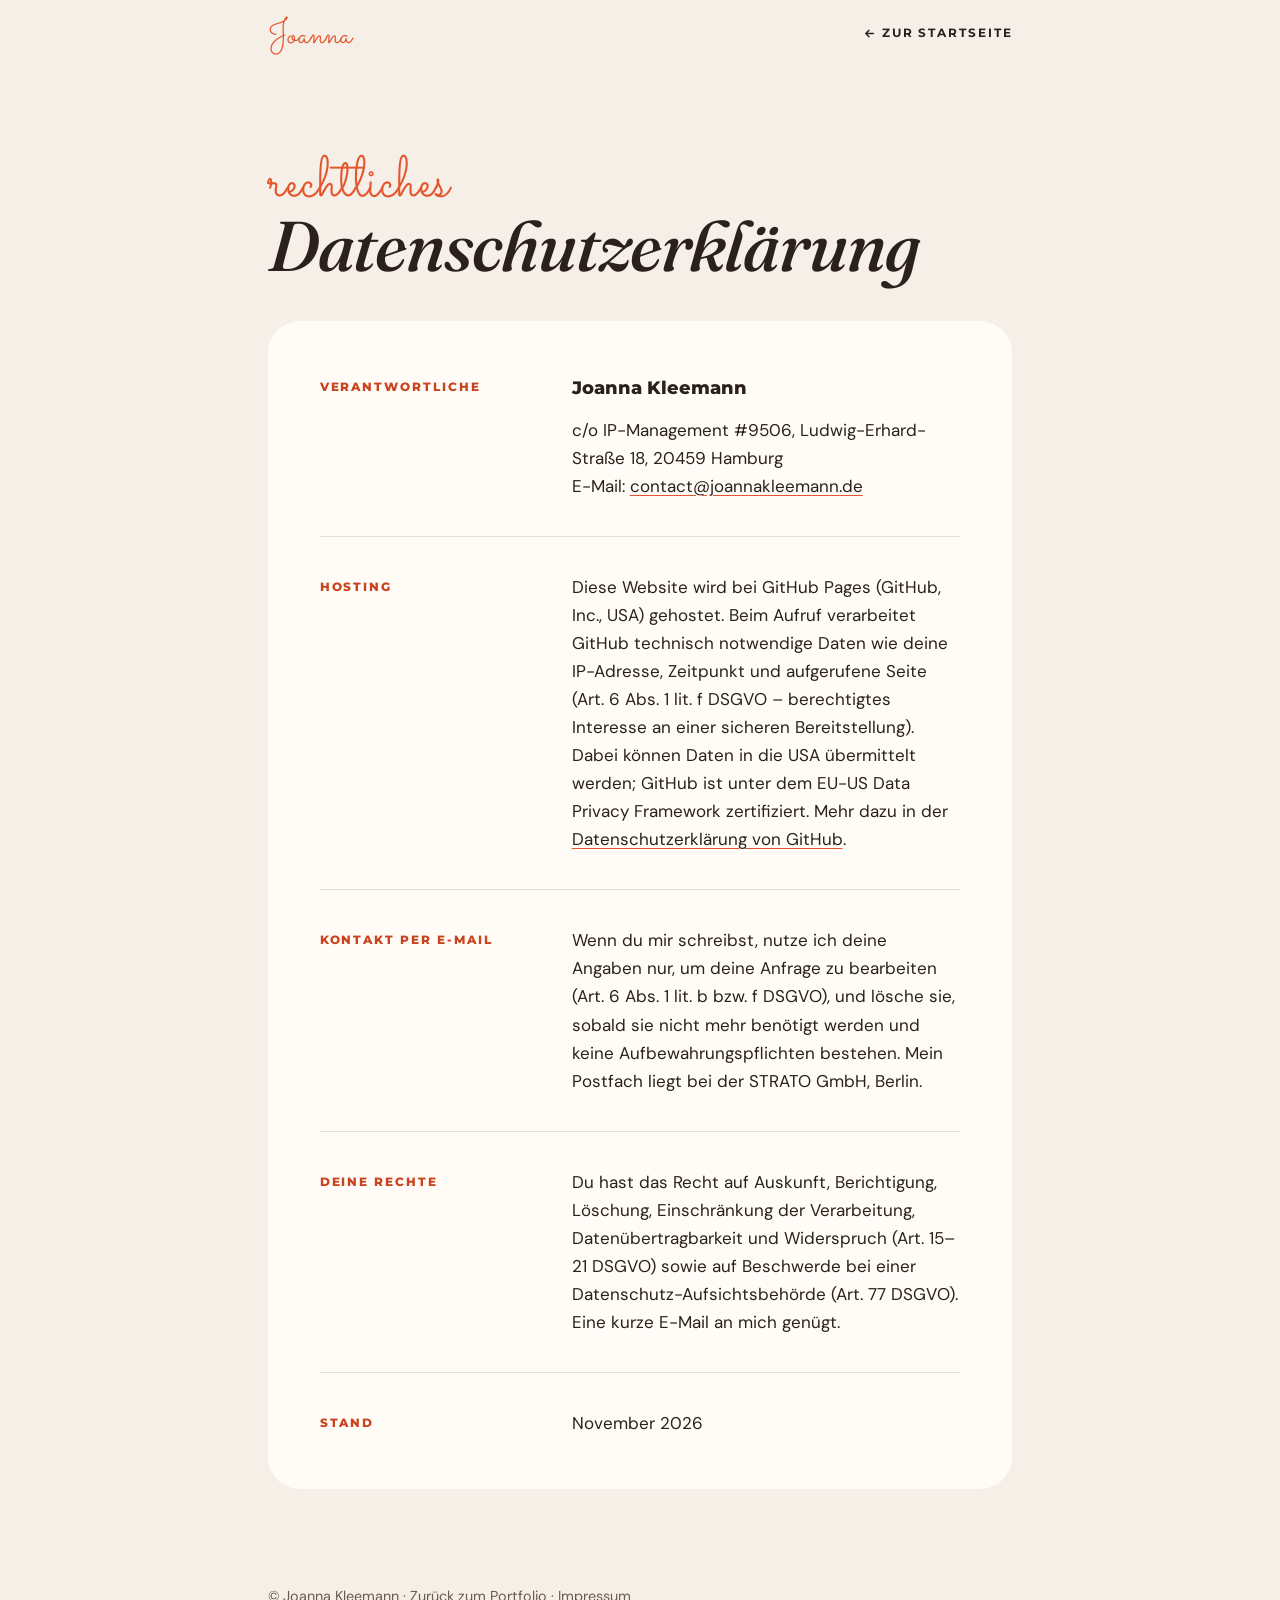
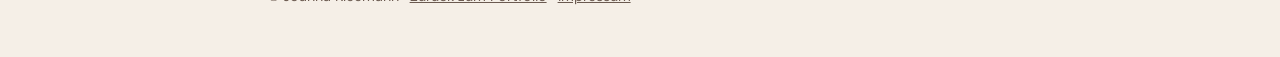
<file: datenschutz.html>
<!doctype html>
<html lang="de"><head><meta charset="utf-8"><meta name="viewport" content="width=device-width,initial-scale=1,viewport-fit=cover">
<meta name="robots" content="noindex, follow">
<meta name="theme-color" content="#F5EFE7">
<title>Datenschutz · Joanna Kleemann</title>
<link rel="canonical" href="https://joannakleemann.de/datenschutz.html">
<link rel="icon" href="favicon.ico" sizes="any">
<link rel="apple-touch-icon" href="img/apple-touch-icon.png">
<link rel="stylesheet" href="fonts/fonts.css">
<style>
:root{
  --cream:#F5EFE7;--paper:#FFFCF8;--espresso:#2B201B;--ink-soft:#6B5A50;
  --flame:#E4572E;--flame-d:#C9441E;--peach:#FFD9C7;
  --f-script:"Sacramento","Segoe Script",cursive;
  --f-serif:"Fraunces",Georgia,"Times New Roman",serif;
  --f-head:"Montserrat",system-ui,"Segoe UI",sans-serif;
  --f-body:"DM Sans",system-ui,-apple-system,"Segoe UI",sans-serif;
  --gutter:max(16px,4.5vw);
  color-scheme:light;
}
*{box-sizing:border-box}
body{margin:0;background:var(--cream);color:var(--espresso);font-family:var(--f-body);font-size:17px;line-height:1.65;-webkit-font-smoothing:antialiased}
a{color:inherit}
:focus-visible{outline:3px solid var(--flame);outline-offset:3px;border-radius:6px}
.wrap{max-width:860px;margin-inline:auto;padding-inline:var(--gutter)}
.nav{display:flex;align-items:center;justify-content:space-between;height:68px}
.brand{font-family:var(--f-script);font-size:2.1rem;color:var(--flame);text-decoration:none;line-height:1;padding-top:6px}
.back{font-family:var(--f-head);font-weight:700;font-size:.74rem;letter-spacing:.16em;text-transform:uppercase;text-decoration:none;display:inline-flex;align-items:center;gap:.5em}
.back:hover{color:var(--flame)}
.back svg{width:1.1em;height:1.1em}
header{padding-block:clamp(40px,8vw,88px) clamp(24px,4vw,40px)}
.script{font-family:var(--f-script);font-size:clamp(2.6rem,6vw,3.6rem);color:var(--flame);line-height:1;display:block;margin-bottom:-4px}
h1{margin:0;font-family:var(--f-serif);font-weight:500;font-style:italic;font-size:clamp(2.6rem,7vw,4.4rem);line-height:1.02;letter-spacing:-.015em}
.intro{margin-top:18px;color:var(--ink-soft);max-width:60ch}
.card{background:var(--paper);border-radius:32px;padding:clamp(24px,5vw,52px);display:grid;gap:clamp(24px,3.5vw,36px);margin-bottom:clamp(56px,8vw,96px)}
.block{display:grid;grid-template-columns:220px 1fr;gap:8px 32px;padding-bottom:clamp(24px,3.5vw,36px);border-bottom:1px solid rgba(43,32,27,.12)}
.block:last-child{border-bottom:0;padding-bottom:0}
h2{margin:0;font-family:var(--f-head);font-weight:800;font-size:.76rem;letter-spacing:.16em;text-transform:uppercase;color:var(--flame-d);padding-top:4px}
p,ul{margin:0}
p + p,p + ul,ul + p{margin-top:12px}
ul{padding-left:1.2em}
li + li{margin-top:4px}
.name{font-family:var(--f-head);font-weight:800;font-size:1.15rem}
.muted{color:var(--ink-soft);font-size:.92rem}
.block a{text-decoration-color:var(--flame);text-underline-offset:3px;overflow-wrap:anywhere}
.block a:hover{color:var(--flame)}
footer{padding-block:0 48px;color:var(--ink-soft);font-size:.9rem}
@media (max-width:640px){
  .block{grid-template-columns:1fr}
}
</style>
</head><body>
<div class="wrap">
  <nav class="nav" aria-label="Navigation">
    <a class="brand" href="index.html">Joanna</a>
    <a class="back" href="index.html"><svg viewBox="0 0 24 24" fill="none" stroke="currentColor" stroke-width="2.6" stroke-linecap="round" stroke-linejoin="round" aria-hidden="true"><path d="M19 12H5M11 18l-6-6 6-6"/></svg>Zur Startseite</a>
  </nav>

  <header>
    <span class="script">rechtliches</span>
    <h1>Datenschutz&shy;erklärung</h1>
  </header>

  <main class="card">
    <section class="block">
      <h2>Verantwortliche</h2>
      <div>
        <p class="name">Joanna Kleemann</p>
        <p>c/o IP-Management #9506, Ludwig-Erhard-Straße 18, 20459 Hamburg<br>E-Mail: <a href="mailto:contact@joannakleemann.de">contact@joannakleemann.de</a></p>
      </div>
    </section>

    <section class="block">
      <h2>Hosting</h2>
      <div>
        <p>Diese Website wird bei GitHub Pages (GitHub, Inc., USA) gehostet. Beim Aufruf verarbeitet GitHub technisch notwendige Daten wie deine IP-Adresse, Zeitpunkt und aufgerufene Seite (Art. 6 Abs. 1 lit. f DSGVO – berechtigtes Interesse an einer sicheren Bereitstellung). Dabei können Daten in die USA übermittelt werden; GitHub ist unter dem EU-US Data Privacy Framework zertifiziert. Mehr dazu in der <a href="https://docs.github.com/de/site-policy/privacy-policies/github-general-privacy-statement" target="_blank" rel="noopener">Datenschutzerklärung von GitHub</a>.</p>
      </div>
    </section>

    <section class="block">
      <h2>Kontakt per E-Mail</h2>
      <div>
        <p>Wenn du mir schreibst, nutze ich deine Angaben nur, um deine Anfrage zu bearbeiten (Art. 6 Abs. 1 lit. b bzw. f DSGVO), und lösche sie, sobald sie nicht mehr benötigt werden und keine Aufbewahrungspflichten bestehen. Mein Postfach liegt bei der STRATO GmbH, Berlin.</p>
      </div>
    </section>

    <section class="block">
      <h2>Deine Rechte</h2>
      <div>
        <p>Du hast das Recht auf Auskunft, Berichtigung, Löschung, Einschränkung der Verarbeitung, Datenübertragbarkeit und Widerspruch (Art. 15–21 DSGVO) sowie auf Beschwerde bei einer Datenschutz-Aufsichtsbehörde (Art. 77 DSGVO). Eine kurze E-Mail an mich genügt.</p>
      </div>
    </section>

    <section class="block">
      <h2>Stand</h2>
      <div>
        <p>November 2026</p>
      </div>
    </section>
  </main>

  <footer>© Joanna Kleemann · <a href="index.html">Zurück zum Portfolio</a> · <a href="impressum.html">Impressum</a></footer>
</div>
</body></html>
</file>
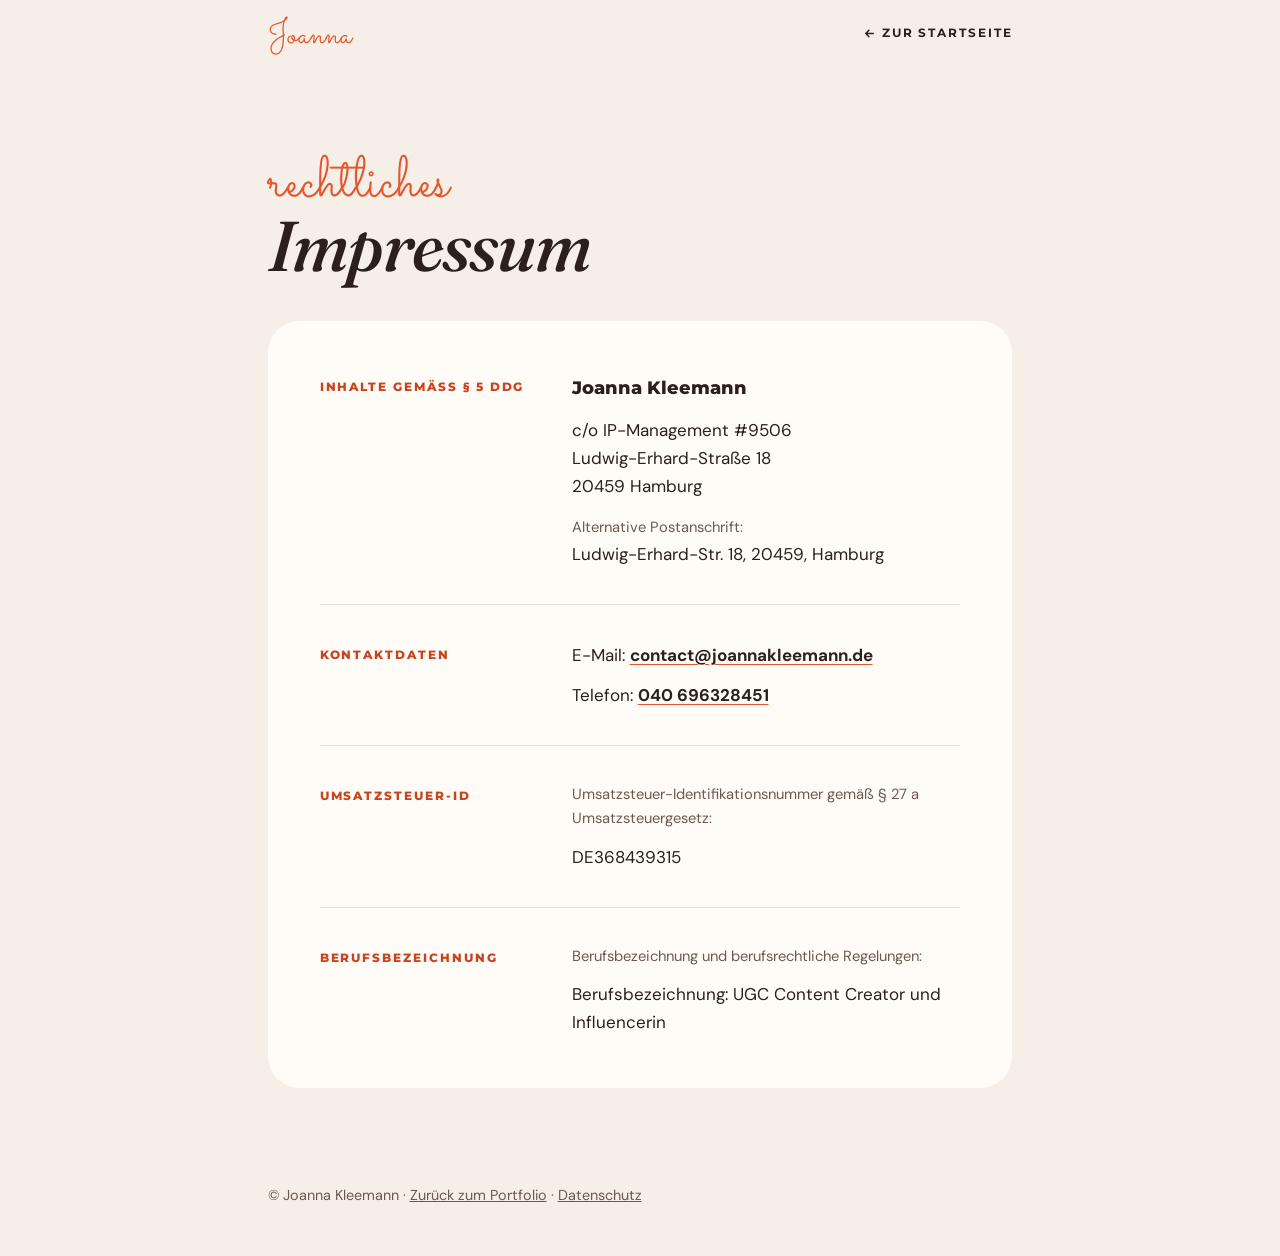
<file: impressum.html>
<!doctype html>
<html lang="de"><head><meta charset="utf-8"><meta name="viewport" content="width=device-width,initial-scale=1,viewport-fit=cover">
<meta name="robots" content="noindex, follow">
<meta name="theme-color" content="#F5EFE7">
<title>Impressum · Joanna Kleemann</title>
<link rel="canonical" href="https://joannakleemann.de/impressum.html">
<link rel="icon" href="favicon.ico" sizes="any">
<link rel="apple-touch-icon" href="img/apple-touch-icon.png">
<link rel="stylesheet" href="fonts/fonts.css">
<style>
:root{
  --cream:#F5EFE7;--paper:#FFFCF8;--espresso:#2B201B;--ink-soft:#6B5A50;
  --flame:#E4572E;--flame-d:#C9441E;--peach:#FFD9C7;
  --f-script:"Sacramento","Segoe Script",cursive;
  --f-head:"Montserrat",system-ui,"Segoe UI",sans-serif;
  --f-body:"DM Sans",system-ui,-apple-system,"Segoe UI",sans-serif;
  --gutter:max(16px,4.5vw);
  color-scheme:light;
}
*{box-sizing:border-box}
body{margin:0;background:var(--cream);color:var(--espresso);font-family:var(--f-body);font-size:17px;line-height:1.65;-webkit-font-smoothing:antialiased}
a{color:inherit}
:focus-visible{outline:3px solid var(--flame);outline-offset:3px;border-radius:6px}
.wrap{max-width:860px;margin-inline:auto;padding-inline:var(--gutter)}
.nav{display:flex;align-items:center;justify-content:space-between;height:68px}
.brand{font-family:var(--f-script);font-size:2.1rem;color:var(--flame);text-decoration:none;line-height:1;padding-top:6px}
.back{font-family:var(--f-head);font-weight:700;font-size:.74rem;letter-spacing:.16em;text-transform:uppercase;text-decoration:none;display:inline-flex;align-items:center;gap:.5em}
.back:hover{color:var(--flame)}
.back svg{width:1.1em;height:1.1em}
header{padding-block:clamp(40px,8vw,88px) clamp(24px,4vw,40px)}
.script{font-family:var(--f-script);font-size:clamp(2.6rem,6vw,3.6rem);color:var(--flame);line-height:1;display:block;margin-bottom:-4px}
h1{margin:0;font-family:"Fraunces",Georgia,serif;font-weight:500;font-style:italic;font-size:clamp(2.6rem,7vw,4.4rem);line-height:1.02;letter-spacing:-.015em}
.card{background:var(--paper);border-radius:32px;padding:clamp(24px,5vw,52px);display:grid;gap:clamp(24px,3.5vw,36px);margin-bottom:clamp(56px,8vw,96px)}
.block{display:grid;grid-template-columns:220px 1fr;gap:8px 32px;padding-bottom:clamp(24px,3.5vw,36px);border-bottom:1px solid rgba(43,32,27,.12)}
.block:last-child{border-bottom:0;padding-bottom:0}
h2{margin:0;font-family:var(--f-head);font-weight:800;font-size:.76rem;letter-spacing:.16em;text-transform:uppercase;color:var(--flame-d);padding-top:4px}
p{margin:0}
p + p{margin-top:12px}
.name{font-family:var(--f-head);font-weight:800;font-size:1.15rem}
.muted{color:var(--ink-soft);font-size:.92rem}
.contact a{text-decoration-color:var(--flame);text-underline-offset:3px;font-weight:700}
.contact a:hover{color:var(--flame)}
footer{padding-block:0 48px;color:var(--ink-soft);font-size:.9rem}
@media (max-width:640px){
  .block{grid-template-columns:1fr}
}
</style>
</head><body>
<div class="wrap">
  <nav class="nav" aria-label="Navigation">
    <a class="brand" href="index.html">Joanna</a>
    <a class="back" href="index.html"><svg viewBox="0 0 24 24" fill="none" stroke="currentColor" stroke-width="2.6" stroke-linecap="round" stroke-linejoin="round" aria-hidden="true"><path d="M19 12H5M11 18l-6-6 6-6"/></svg>Zur Startseite</a>
  </nav>

  <header>
    <span class="script">rechtliches</span>
    <h1>Impressum</h1>
  </header>

  <main class="card">
    <section class="block">
      <h2>Inhalte gemäß § 5 DDG</h2>
      <div>
        <p class="name">Joanna Kleemann</p>
        <p>c/o IP-Management #9506<br>Ludwig-Erhard-Straße 18<br>20459 Hamburg</p>
        <p><span class="muted">Alternative Postanschrift:</span><br>Ludwig-Erhard-Str. 18, 20459, Hamburg</p>
      </div>
    </section>

    <section class="block contact">
      <h2>Kontaktdaten</h2>
      <div>
        <p>E-Mail: <a href="mailto:contact@joannakleemann.de">contact@joannakleemann.de</a></p>
        <p>Telefon: <a href="tel:+4940696328451">040 696328451</a></p>
      </div>
    </section>

    <section class="block">
      <h2>Umsatzsteuer-ID</h2>
      <div>
        <p class="muted">Umsatzsteuer-Identifikationsnummer gemäß § 27 a Umsatzsteuergesetz:</p>
        <p>DE368439315</p>
      </div>
    </section>

    <section class="block">
      <h2>Berufsbezeichnung</h2>
      <div>
        <p class="muted">Berufsbezeichnung und berufsrechtliche Regelungen:</p>
        <p>Berufsbezeichnung: UGC Content Creator und Influencerin</p>
      </div>
    </section>
  </main>

  <footer>© Joanna Kleemann · <a href="index.html">Zurück zum Portfolio</a> · <a href="datenschutz.html">Datenschutz</a></footer>
</div>
</body></html>
</file>
<file: fonts/fonts.css>
/* Selbst gehostete Schriften (aus Google Fonts, SIL Open Font License) */
/* latin-ext */
@font-face {
  font-family: 'DM Sans';
  font-style: normal;
  font-weight: 400;
  font-display: swap;
  src: url(DMSans-e8eef872.woff2) format('woff2');
  unicode-range: U+0100-02BA, U+02BD-02C5, U+02C7-02CC, U+02CE-02D7, U+02DD-02FF, U+0304, U+0308, U+0329, U+1D00-1DBF, U+1E00-1E9F, U+1EF2-1EFF, U+2020, U+20A0-20AB, U+20AD-20C4, U+2113, U+2C60-2C7F, U+A720-A7FF;
}
/* latin */
@font-face {
  font-family: 'DM Sans';
  font-style: normal;
  font-weight: 400;
  font-display: swap;
  src: url(DMSans-8ca1b7f2.woff2) format('woff2');
  unicode-range: U+0000-00FF, U+0131, U+0152-0153, U+02BB-02BC, U+02C6, U+02DA, U+02DC, U+0304, U+0308, U+0329, U+2000-206F, U+20AC, U+2122, U+2191, U+2193, U+2212, U+2215, U+FEFF, U+FFFD;
}
/* latin-ext */
@font-face {
  font-family: 'DM Sans';
  font-style: normal;
  font-weight: 500;
  font-display: swap;
  src: url(DMSans-e8eef872.woff2) format('woff2');
  unicode-range: U+0100-02BA, U+02BD-02C5, U+02C7-02CC, U+02CE-02D7, U+02DD-02FF, U+0304, U+0308, U+0329, U+1D00-1DBF, U+1E00-1E9F, U+1EF2-1EFF, U+2020, U+20A0-20AB, U+20AD-20C4, U+2113, U+2C60-2C7F, U+A720-A7FF;
}
/* latin */
@font-face {
  font-family: 'DM Sans';
  font-style: normal;
  font-weight: 500;
  font-display: swap;
  src: url(DMSans-8ca1b7f2.woff2) format('woff2');
  unicode-range: U+0000-00FF, U+0131, U+0152-0153, U+02BB-02BC, U+02C6, U+02DA, U+02DC, U+0304, U+0308, U+0329, U+2000-206F, U+20AC, U+2122, U+2191, U+2193, U+2212, U+2215, U+FEFF, U+FFFD;
}
/* latin-ext */
@font-face {
  font-family: 'DM Sans';
  font-style: normal;
  font-weight: 700;
  font-display: swap;
  src: url(DMSans-e8eef872.woff2) format('woff2');
  unicode-range: U+0100-02BA, U+02BD-02C5, U+02C7-02CC, U+02CE-02D7, U+02DD-02FF, U+0304, U+0308, U+0329, U+1D00-1DBF, U+1E00-1E9F, U+1EF2-1EFF, U+2020, U+20A0-20AB, U+20AD-20C4, U+2113, U+2C60-2C7F, U+A720-A7FF;
}
/* latin */
@font-face {
  font-family: 'DM Sans';
  font-style: normal;
  font-weight: 700;
  font-display: swap;
  src: url(DMSans-8ca1b7f2.woff2) format('woff2');
  unicode-range: U+0000-00FF, U+0131, U+0152-0153, U+02BB-02BC, U+02C6, U+02DA, U+02DC, U+0304, U+0308, U+0329, U+2000-206F, U+20AC, U+2122, U+2191, U+2193, U+2212, U+2215, U+FEFF, U+FFFD;
}
/* latin-ext */
@font-face {
  font-family: 'Fraunces';
  font-style: italic;
  font-weight: 500;
  font-display: swap;
  src: url(Fraunces-6cc8f67d.woff2) format('woff2');
  unicode-range: U+0100-02BA, U+02BD-02C5, U+02C7-02CC, U+02CE-02D7, U+02DD-02FF, U+0304, U+0308, U+0329, U+1D00-1DBF, U+1E00-1E9F, U+1EF2-1EFF, U+2020, U+20A0-20AB, U+20AD-20C4, U+2113, U+2C60-2C7F, U+A720-A7FF;
}
/* latin */
@font-face {
  font-family: 'Fraunces';
  font-style: italic;
  font-weight: 500;
  font-display: swap;
  src: url(Fraunces-feced23e.woff2) format('woff2');
  unicode-range: U+0000-00FF, U+0131, U+0152-0153, U+02BB-02BC, U+02C6, U+02DA, U+02DC, U+0304, U+0308, U+0329, U+2000-206F, U+20AC, U+2122, U+2191, U+2193, U+2212, U+2215, U+FEFF, U+FFFD;
}
/* latin-ext */
@font-face {
  font-family: 'Fraunces';
  font-style: italic;
  font-weight: 600;
  font-display: swap;
  src: url(Fraunces-6cc8f67d.woff2) format('woff2');
  unicode-range: U+0100-02BA, U+02BD-02C5, U+02C7-02CC, U+02CE-02D7, U+02DD-02FF, U+0304, U+0308, U+0329, U+1D00-1DBF, U+1E00-1E9F, U+1EF2-1EFF, U+2020, U+20A0-20AB, U+20AD-20C4, U+2113, U+2C60-2C7F, U+A720-A7FF;
}
/* latin */
@font-face {
  font-family: 'Fraunces';
  font-style: italic;
  font-weight: 600;
  font-display: swap;
  src: url(Fraunces-feced23e.woff2) format('woff2');
  unicode-range: U+0000-00FF, U+0131, U+0152-0153, U+02BB-02BC, U+02C6, U+02DA, U+02DC, U+0304, U+0308, U+0329, U+2000-206F, U+20AC, U+2122, U+2191, U+2193, U+2212, U+2215, U+FEFF, U+FFFD;
}
/* latin-ext */
@font-face {
  font-family: 'Montserrat';
  font-style: italic;
  font-weight: 800;
  font-display: swap;
  src: url(Montserrat-0475ea9f.woff2) format('woff2');
  unicode-range: U+0100-02BA, U+02BD-02C5, U+02C7-02CC, U+02CE-02D7, U+02DD-02FF, U+0304, U+0308, U+0329, U+1D00-1DBF, U+1E00-1E9F, U+1EF2-1EFF, U+2020, U+20A0-20AB, U+20AD-20C4, U+2113, U+2C60-2C7F, U+A720-A7FF;
}
/* latin */
@font-face {
  font-family: 'Montserrat';
  font-style: italic;
  font-weight: 800;
  font-display: swap;
  src: url(Montserrat-99842df2.woff2) format('woff2');
  unicode-range: U+0000-00FF, U+0131, U+0152-0153, U+02BB-02BC, U+02C6, U+02DA, U+02DC, U+0304, U+0308, U+0329, U+2000-206F, U+20AC, U+2122, U+2191, U+2193, U+2212, U+2215, U+FEFF, U+FFFD;
}
/* latin-ext */
@font-face {
  font-family: 'Montserrat';
  font-style: italic;
  font-weight: 900;
  font-display: swap;
  src: url(Montserrat-0475ea9f.woff2) format('woff2');
  unicode-range: U+0100-02BA, U+02BD-02C5, U+02C7-02CC, U+02CE-02D7, U+02DD-02FF, U+0304, U+0308, U+0329, U+1D00-1DBF, U+1E00-1E9F, U+1EF2-1EFF, U+2020, U+20A0-20AB, U+20AD-20C4, U+2113, U+2C60-2C7F, U+A720-A7FF;
}
/* latin */
@font-face {
  font-family: 'Montserrat';
  font-style: italic;
  font-weight: 900;
  font-display: swap;
  src: url(Montserrat-99842df2.woff2) format('woff2');
  unicode-range: U+0000-00FF, U+0131, U+0152-0153, U+02BB-02BC, U+02C6, U+02DA, U+02DC, U+0304, U+0308, U+0329, U+2000-206F, U+20AC, U+2122, U+2191, U+2193, U+2212, U+2215, U+FEFF, U+FFFD;
}
/* latin-ext */
@font-face {
  font-family: 'Montserrat';
  font-style: normal;
  font-weight: 500;
  font-display: swap;
  src: url(Montserrat-ccd96bf8.woff2) format('woff2');
  unicode-range: U+0100-02BA, U+02BD-02C5, U+02C7-02CC, U+02CE-02D7, U+02DD-02FF, U+0304, U+0308, U+0329, U+1D00-1DBF, U+1E00-1E9F, U+1EF2-1EFF, U+2020, U+20A0-20AB, U+20AD-20C4, U+2113, U+2C60-2C7F, U+A720-A7FF;
}
/* latin */
@font-face {
  font-family: 'Montserrat';
  font-style: normal;
  font-weight: 500;
  font-display: swap;
  src: url(Montserrat-e56e84e5.woff2) format('woff2');
  unicode-range: U+0000-00FF, U+0131, U+0152-0153, U+02BB-02BC, U+02C6, U+02DA, U+02DC, U+0304, U+0308, U+0329, U+2000-206F, U+20AC, U+2122, U+2191, U+2193, U+2212, U+2215, U+FEFF, U+FFFD;
}
/* latin-ext */
@font-face {
  font-family: 'Montserrat';
  font-style: normal;
  font-weight: 700;
  font-display: swap;
  src: url(Montserrat-ccd96bf8.woff2) format('woff2');
  unicode-range: U+0100-02BA, U+02BD-02C5, U+02C7-02CC, U+02CE-02D7, U+02DD-02FF, U+0304, U+0308, U+0329, U+1D00-1DBF, U+1E00-1E9F, U+1EF2-1EFF, U+2020, U+20A0-20AB, U+20AD-20C4, U+2113, U+2C60-2C7F, U+A720-A7FF;
}
/* latin */
@font-face {
  font-family: 'Montserrat';
  font-style: normal;
  font-weight: 700;
  font-display: swap;
  src: url(Montserrat-e56e84e5.woff2) format('woff2');
  unicode-range: U+0000-00FF, U+0131, U+0152-0153, U+02BB-02BC, U+02C6, U+02DA, U+02DC, U+0304, U+0308, U+0329, U+2000-206F, U+20AC, U+2122, U+2191, U+2193, U+2212, U+2215, U+FEFF, U+FFFD;
}
/* latin-ext */
@font-face {
  font-family: 'Montserrat';
  font-style: normal;
  font-weight: 800;
  font-display: swap;
  src: url(Montserrat-ccd96bf8.woff2) format('woff2');
  unicode-range: U+0100-02BA, U+02BD-02C5, U+02C7-02CC, U+02CE-02D7, U+02DD-02FF, U+0304, U+0308, U+0329, U+1D00-1DBF, U+1E00-1E9F, U+1EF2-1EFF, U+2020, U+20A0-20AB, U+20AD-20C4, U+2113, U+2C60-2C7F, U+A720-A7FF;
}
/* latin */
@font-face {
  font-family: 'Montserrat';
  font-style: normal;
  font-weight: 800;
  font-display: swap;
  src: url(Montserrat-e56e84e5.woff2) format('woff2');
  unicode-range: U+0000-00FF, U+0131, U+0152-0153, U+02BB-02BC, U+02C6, U+02DA, U+02DC, U+0304, U+0308, U+0329, U+2000-206F, U+20AC, U+2122, U+2191, U+2193, U+2212, U+2215, U+FEFF, U+FFFD;
}
/* latin-ext */
@font-face {
  font-family: 'Sacramento';
  font-style: normal;
  font-weight: 400;
  font-display: swap;
  src: url(Sacramento-96ff5c76.woff2) format('woff2');
  unicode-range: U+0100-02BA, U+02BD-02C5, U+02C7-02CC, U+02CE-02D7, U+02DD-02FF, U+0304, U+0308, U+0329, U+1D00-1DBF, U+1E00-1E9F, U+1EF2-1EFF, U+2020, U+20A0-20AB, U+20AD-20C4, U+2113, U+2C60-2C7F, U+A720-A7FF;
}
/* latin */
@font-face {
  font-family: 'Sacramento';
  font-style: normal;
  font-weight: 400;
  font-display: swap;
  src: url(Sacramento-7740d50e.woff2) format('woff2');
  unicode-range: U+0000-00FF, U+0131, U+0152-0153, U+02BB-02BC, U+02C6, U+02DA, U+02DC, U+0304, U+0308, U+0329, U+2000-206F, U+20AC, U+2122, U+2191, U+2193, U+2212, U+2215, U+FEFF, U+FFFD;
}
</file>
